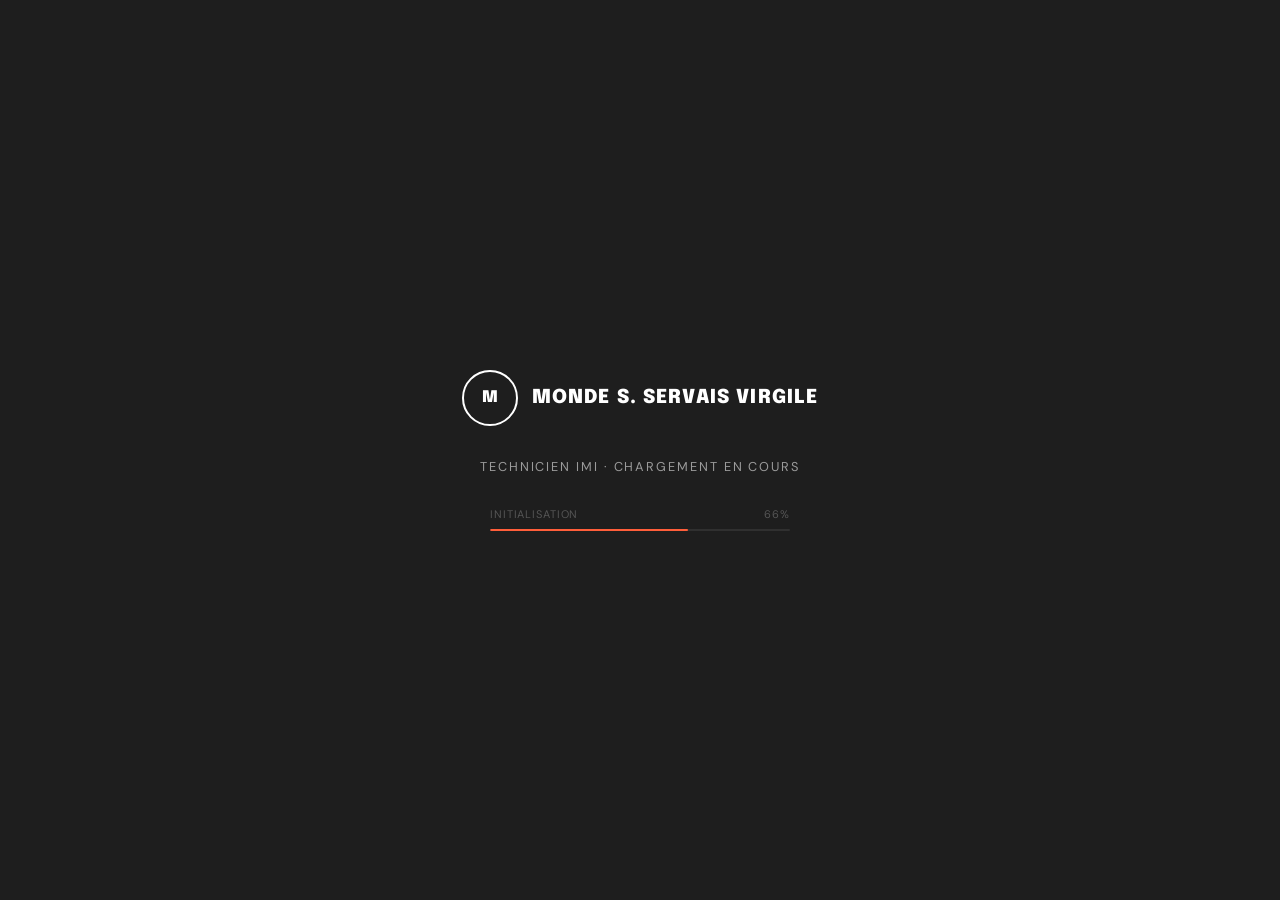
<file: index.html>
<!doctype html>
<html lang="fr">

<head>
  <meta charset="UTF-8" />
  <meta name="viewport" content="width=device-width, initial-scale=1.0" />
  <title>MONDE S. Servais Virgile – Portfolio</title>
  <link
    href="https://fonts.googleapis.com/css2?family=Epilogue:wght@400;700;900&family=DM+Sans:wght@400;500&display=swap"
    rel="stylesheet" />
  <style>
    *,
    *::before,
    *::after {
      margin: 0;
      padding: 0;
      box-sizing: border-box;
    }

    body {
      background: #1e1e1e;
      display: flex;
      align-items: center;
      justify-content: center;
      min-height: 100vh;
      font-family: "DM Sans", sans-serif;
      overflow: hidden;
    }

    .loader-wrap {
      display: flex;
      flex-direction: column;
      align-items: center;
      gap: 2rem;
    }

    .logo-box {
      display: flex;
      align-items: center;
      gap: 14px;
      animation: fadeIn 0.6s ease both;
    }

    .logo-circle {
      width: 56px;
      height: 56px;
      border: 2.5px solid #fff;
      border-radius: 50%;
      display: flex;
      align-items: center;
      justify-content: center;
      font-family: "Epilogue", sans-serif;
      font-weight: 900;
      font-size: 16px;
      color: #fff;
      letter-spacing: -1px;
    }

    .logo-name {
      font-family: "Epilogue", sans-serif;
      font-weight: 900;
      font-size: 1.2rem;
      color: #fff;
      letter-spacing: 0.06em;
      text-transform: uppercase;
    }

    .loader-title {
      font-family: "DM Sans", sans-serif;
      font-size: 0.8rem;
      color: #9b9b9b;
      letter-spacing: 0.15em;
      text-transform: uppercase;
      animation: fadeIn 0.6s 0.2s ease both;
    }

    /* Barre */
    .progress-wrap {
      width: 300px;
      animation: fadeIn 0.6s 0.3s ease both;
    }

    .progress-top {
      display: flex;
      justify-content: space-between;
      font-size: 11px;
      color: #555;
      letter-spacing: 0.08em;
      margin-bottom: 8px;
    }

    .progress-bar {
      height: 2px;
      background: rgba(255, 255, 255, 0.08);
      border-radius: 2px;
      overflow: hidden;
    }

    .progress-fill {
      height: 100%;
      background: #ff5e3a;
      border-radius: 2px;
      width: 0%;
      transition: width 0.05s linear;
    }

    @keyframes fadeIn {
      from {
        opacity: 0;
        transform: translateY(10px);
      }

      to {
        opacity: 1;
        transform: translateY(0);
      }
    }

    .fade-out {
      animation: fadeOutPage 0.7s ease forwards;
    }

    @keyframes fadeOutPage {
      to {
        opacity: 0;
      }
    }
  </style>
</head>

<body>
  <div class="loader-wrap" id="loader">
    <div class="logo-box">
      <div class="logo-circle">M</div>
      <div class="logo-name">MONDE S. Servais Virgile</div>
    </div>
    <div class="loader-title">Technicien IMI · Chargement en cours</div>
    <div class="progress-wrap">
      <div class="progress-top">
        <span>INITIALISATION</span>
        <span id="pct">0%</span>
      </div>
      <div class="progress-bar">
        <div class="progress-fill" id="fill"></div>
      </div>
    </div>
  </div>

  <script>
    const fill = document.getElementById("fill");
    const pct = document.getElementById("pct");
    const loader = document.getElementById("loader");
    let progress = 0;
    const interval = setInterval(() => {
      progress += Math.random() * 5 + 1;
      if (progress >= 100) {
        progress = 100;
        clearInterval(interval);
        pct.textContent = "100%";
        fill.style.width = "100%";
        setTimeout(() => {
          document.body.classList.add("fade-out");
          setTimeout(() => (window.location.href = "accueil.html"), 700);
        }, 350);
      }
      pct.textContent = Math.floor(progress) + "%";
      fill.style.width = progress + "%";
    }, 55);
  </script>
</body>

</html>
</file>
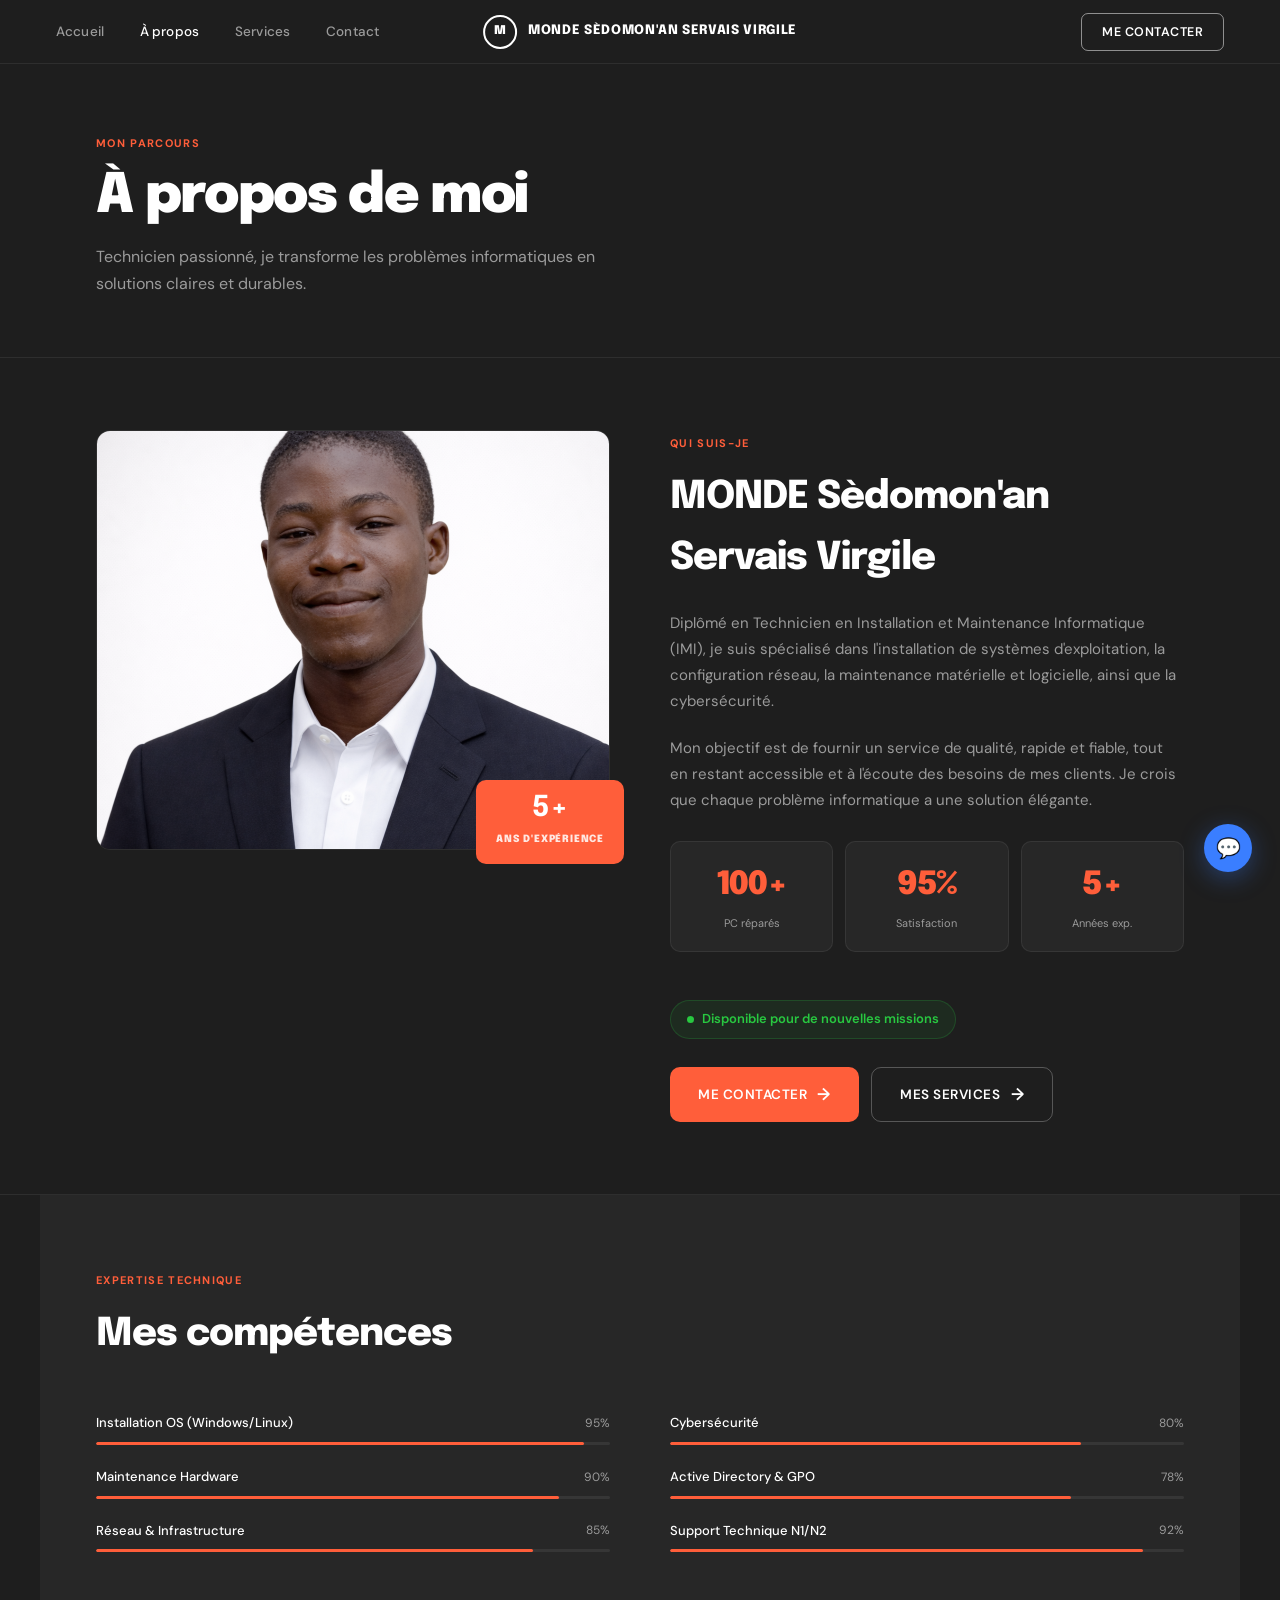
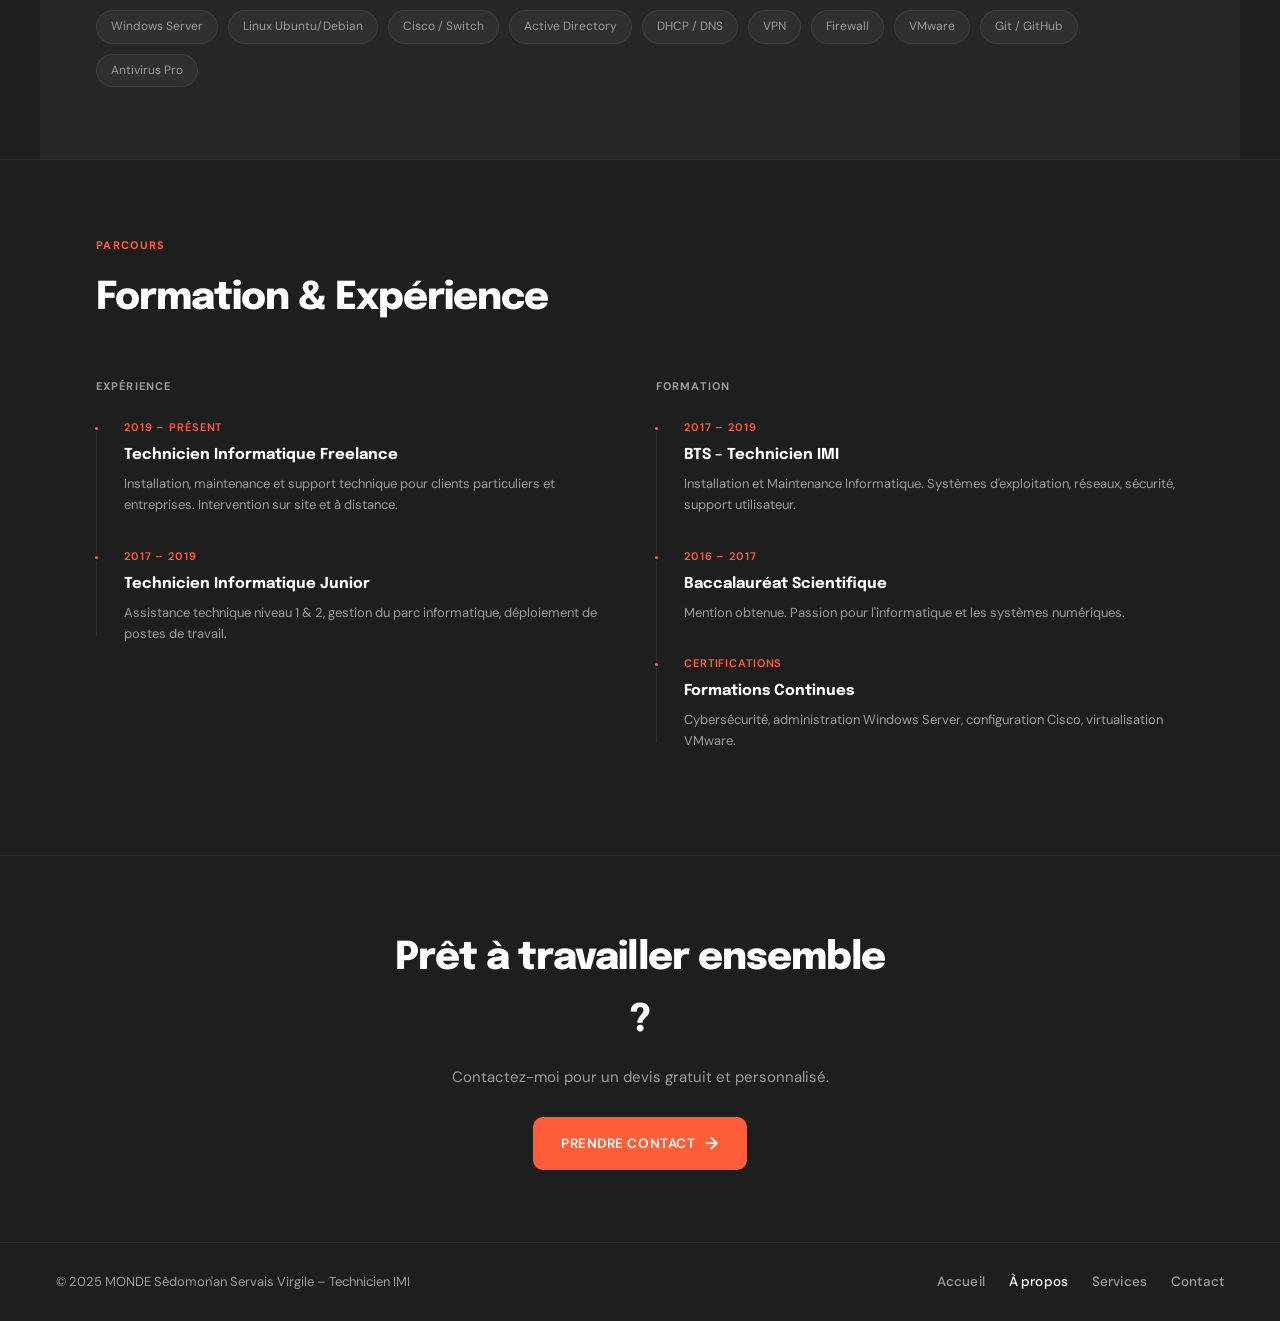
<file: a_propos.html>
<!DOCTYPE html>
<html lang="fr">
<head>
  <meta charset="UTF-8"/>
  <meta name="viewport" content="width=device-width, initial-scale=1.0"/>
  <title>À Propos – MONDE Sèdomon'an Servais Virgile</title>
  <link rel="stylesheet" href="style.css"/>
  <link rel="stylesheet" href="https://cdnjs.cloudflare.com/ajax/libs/font-awesome/6.5.1/css/all.min.css"/>
  <style>
    .about-grid { display:grid; grid-template-columns:1fr 1fr; gap:60px; align-items:start; }
    .about-img-wrap { position:relative; }
    .about-img-wrap img {
      width:100%; height:420px; object-fit:cover;
      border-radius:var(--radius-lg);
      border:1px solid var(--border);
      filter:grayscale(20%);
    }
    .img-badge {
      position:absolute; bottom:-14px; right:-14px;
      background:var(--orange); color:#fff;
      padding:14px 20px; border-radius:var(--radius);
      font-family:'Epilogue',sans-serif; font-weight:900;
      text-align:center;
    }
    .img-badge strong { display:block; font-size:1.8rem; line-height:1; margin-bottom:3px; }
    .img-badge span   { font-size:10px; letter-spacing:.08em; text-transform:uppercase; opacity:.85; }

    .about-text { font-size:15px; color:var(--muted); line-height:1.75; margin-bottom:20px; }

    .stats-row { display:grid; grid-template-columns:repeat(3,1fr); gap:12px; margin:28px 0; }
    .s-card { background:var(--bg2); border:1px solid var(--border); border-radius:var(--radius); padding:18px; text-align:center; transition:var(--transition); }
    .s-card:hover { border-color:var(--border2); transform:translateY(-3px); }
    .s-val { font-family:'Epilogue',sans-serif; font-weight:900; font-size:2rem; color:var(--white); letter-spacing:-.04em; }
    .s-val span { color:var(--orange); }
    .s-lbl { font-size:11px; color:var(--muted); margin-top:4px; }

    /* Skills bars */
    .skills-col { display:flex; flex-direction:column; gap:0; }

    /* Timeline 2-col -->*/
    .xp-grid { display:grid; grid-template-columns:1fr 1fr; gap:32px; }

    @media(max-width:768px){
      .about-grid{grid-template-columns:1fr;}
      .stats-row{grid-template-columns:1fr 1fr;}
      .xp-grid{grid-template-columns:1fr;}
    }
  </style>
</head>
<body>

<nav class="navbar">
  <div class="nav-left">
    <a href="accueil.html" class="nav-link">Accueil</a>
    <a href="a_propos.html" class="nav-link active">À propos</a>
    <a href="services.html" class="nav-link">Services</a>
    <a href="contact.html" class="nav-link">Contact</a>
  </div>
  <a href="accueil.html" class="nav-logo">
    <div class="nav-logo-icon">M</div>
    <span class="nav-logo-text">MONDE Sèdomon'an Servais Virgile</span>
  </a>
  <a href="contact.html" class="nav-cta">ME CONTACTER</a>
  <div class="burger" id="burger"><span></span><span></span><span></span></div>
</nav>
<div class="mobile-menu" id="mobileMenu">
  <a href="accueil.html">Accueil</a>
  <a href="a_propos.html">À propos</a>
  <a href="services.html">Services</a>
  <a href="contact.html">Contact</a>
</div>

<!-- Page Hero -->
<div class="page-hero">
  <div class="page-tag" data-aos>Mon parcours</div>
  <h1 class="page-h1" data-aos data-aos-delay="80">À propos de moi</h1>
  <p class="page-sub" data-aos data-aos-delay="150">Technicien passionné, je transforme les problèmes informatiques en solutions claires et durables.</p>
</div>
<hr class="sep"/>

<!-- Présentation -->
<div class="section-wrap">
  <div class="about-grid">
    <!-- Image -->
    <div class="about-img-wrap" data-aos="fade-right">
      <img src="photo.png" alt="Monde Servais Virgile" width: 35mm;
            height: 45mm;
           onerror="this.src='https://placehold.co/450x420/272727/ff5e3a?text=MSV'"/>
      <div class="img-badge">
        <strong>5+</strong>
        <span>ans d'expérience</span>
      </div>
    </div>

    <!-- Texte -->
    <div data-aos="fade-left" data-aos-delay="120">
      <div class="section-tag" style="margin-bottom:14px;">Qui suis-je</div>
      <h2 class="section-h2" style="margin-bottom:20px;">MONDE Sèdomon'an Servais Virgile</h2>

      <p class="about-text">Diplômé en Technicien en Installation et Maintenance Informatique (IMI), je suis spécialisé dans l'installation de systèmes d'exploitation, la configuration réseau, la maintenance matérielle et logicielle, ainsi que la cybersécurité.</p>
      <p class="about-text">Mon objectif est de fournir un service de qualité, rapide et fiable, tout en restant accessible et à l'écoute des besoins de mes clients. Je crois que chaque problème informatique a une solution élégante.</p>

      <!-- Stats -->
      <div class="stats-row">
        <div class="s-card" data-aos="zoom-in" data-aos-delay="100">
          <div class="s-val"><span class="stat-num" data-target="100" data-suffix="+">0+</span></div>
          <div class="s-lbl">PC réparés</div>
        </div>
        <div class="s-card" data-aos="zoom-in" data-aos-delay="180">
          <div class="s-val"><span class="stat-num" data-target="95" data-suffix="%">0%</span></div>
          <div class="s-lbl">Satisfaction</div>
        </div>
        <div class="s-card" data-aos="zoom-in" data-aos-delay="260">
          <div class="s-val"><span class="stat-num" data-target="5" data-suffix="+">0+</span></div>
          <div class="s-lbl">Années exp.</div>
        </div>
      </div>

      <div class="dispo-badge" data-aos data-aos-delay="200">
        <div class="dispo-dot"></div>
        Disponible pour de nouvelles missions
      </div>

      <div style="display:flex;gap:12px;flex-wrap:wrap;margin-top:28px;">
        <a href="contact.html" class="btn btn-orange">ME CONTACTER <span class="arrow">→</span></a>
        <a href="services.html" class="btn btn-outline">MES SERVICES <span class="arrow">→</span></a>
      </div>
    </div>
  </div>
</div>

<!-- Compétences -->
<hr class="sep"/>
<div class="section-wrap" style="background:var(--bg2);">
  <div class="section-tag" data-aos>Expertise technique</div>
  <h2 class="section-h2" data-aos data-aos-delay="80">Mes compétences</h2>

  <div style="display:grid;grid-template-columns:1fr 1fr;gap:32px 60px;" data-aos data-aos-delay="120">
    <div>
      <div class="skill-bar-item">
        <div class="skill-bar-header"><span class="skill-bar-name">Installation OS (Windows/Linux)</span><span class="skill-bar-pct">95%</span></div>
        <div class="skill-bar-track"><div class="skill-bar-fill" data-w="95%"></div></div>
      </div>
      <div class="skill-bar-item">
        <div class="skill-bar-header"><span class="skill-bar-name">Maintenance Hardware</span><span class="skill-bar-pct">90%</span></div>
        <div class="skill-bar-track"><div class="skill-bar-fill" data-w="90%"></div></div>
      </div>
      <div class="skill-bar-item">
        <div class="skill-bar-header"><span class="skill-bar-name">Réseau & Infrastructure</span><span class="skill-bar-pct">85%</span></div>
        <div class="skill-bar-track"><div class="skill-bar-fill" data-w="85%"></div></div>
      </div>
    </div>
    <div>
      <div class="skill-bar-item">
        <div class="skill-bar-header"><span class="skill-bar-name">Cybersécurité</span><span class="skill-bar-pct">80%</span></div>
        <div class="skill-bar-track"><div class="skill-bar-fill" data-w="80%"></div></div>
      </div>
      <div class="skill-bar-item">
        <div class="skill-bar-header"><span class="skill-bar-name">Active Directory & GPO</span><span class="skill-bar-pct">78%</span></div>
        <div class="skill-bar-track"><div class="skill-bar-fill" data-w="78%"></div></div>
      </div>
      <div class="skill-bar-item">
        <div class="skill-bar-header"><span class="skill-bar-name">Support Technique N1/N2</span><span class="skill-bar-pct">92%</span></div>
        <div class="skill-bar-track"><div class="skill-bar-fill" data-w="92%"></div></div>
      </div>
    </div>
  </div>

  <!-- Tags techno -->
  <div style="display:flex;flex-wrap:wrap;gap:10px;margin-top:36px;" data-aos data-aos-delay="150">
    <span style="font-size:12px;color:var(--muted);padding:6px 14px;background:var(--bg3);border:1px solid var(--border);border-radius:30px;transition:var(--transition);">Windows Server</span>
    <span style="font-size:12px;color:var(--muted);padding:6px 14px;background:var(--bg3);border:1px solid var(--border);border-radius:30px;">Linux Ubuntu/Debian</span>
    <span style="font-size:12px;color:var(--muted);padding:6px 14px;background:var(--bg3);border:1px solid var(--border);border-radius:30px;">Cisco / Switch</span>
    <span style="font-size:12px;color:var(--muted);padding:6px 14px;background:var(--bg3);border:1px solid var(--border);border-radius:30px;">Active Directory</span>
    <span style="font-size:12px;color:var(--muted);padding:6px 14px;background:var(--bg3);border:1px solid var(--border);border-radius:30px;">DHCP / DNS</span>
    <span style="font-size:12px;color:var(--muted);padding:6px 14px;background:var(--bg3);border:1px solid var(--border);border-radius:30px;">VPN</span>
    <span style="font-size:12px;color:var(--muted);padding:6px 14px;background:var(--bg3);border:1px solid var(--border);border-radius:30px;">Firewall</span>
    <span style="font-size:12px;color:var(--muted);padding:6px 14px;background:var(--bg3);border:1px solid var(--border);border-radius:30px;">VMware</span>
    <span style="font-size:12px;color:var(--muted);padding:6px 14px;background:var(--bg3);border:1px solid var(--border);border-radius:30px;">Git / GitHub</span>
    <span style="font-size:12px;color:var(--muted);padding:6px 14px;background:var(--bg3);border:1px solid var(--border);border-radius:30px;">Antivirus Pro</span>
  </div>
</div>

<!-- Expérience / Formation -->
<hr class="sep"/>
<div class="section-wrap">
  <div class="section-tag" data-aos>Parcours</div>
  <h2 class="section-h2" data-aos data-aos-delay="80">Formation & Expérience</h2>

  <div class="xp-grid">
    <!-- Expérience -->
    <div data-aos="fade-right" data-aos-delay="80">
      <p style="font-size:11px;font-weight:700;letter-spacing:.1em;text-transform:uppercase;color:var(--muted);margin-bottom:24px;">Expérience</p>
      <div class="timeline">
        <div class="timeline-item">
          <div class="timeline-date">2019 – Présent</div>
          <div class="timeline-title">Technicien Informatique Freelance</div>
          <div class="timeline-desc">Installation, maintenance et support technique pour clients particuliers et entreprises. Intervention sur site et à distance.</div>
        </div>
        <div class="timeline-item">
          <div class="timeline-date">2017 – 2019</div>
          <div class="timeline-title">Technicien Informatique Junior</div>
          <div class="timeline-desc">Assistance technique niveau 1 & 2, gestion du parc informatique, déploiement de postes de travail.</div>
        </div>
      </div>
    </div>

    <!-- Formation -->
    <div data-aos="fade-left" data-aos-delay="120">
      <p style="font-size:11px;font-weight:700;letter-spacing:.1em;text-transform:uppercase;color:var(--muted);margin-bottom:24px;">Formation</p>
      <div class="timeline">
        <div class="timeline-item">
          <div class="timeline-date">2017 – 2019</div>
          <div class="timeline-title">BTS – Technicien IMI</div>
          <div class="timeline-desc">Installation et Maintenance Informatique. Systèmes d'exploitation, réseaux, sécurité, support utilisateur.</div>
        </div>
        <div class="timeline-item">
          <div class="timeline-date">2016 – 2017</div>
          <div class="timeline-title">Baccalauréat Scientifique</div>
          <div class="timeline-desc">Mention obtenue. Passion pour l'informatique et les systèmes numériques.</div>
        </div>
        <div class="timeline-item">
          <div class="timeline-date">Certifications</div>
          <div class="timeline-title">Formations Continues</div>
          <div class="timeline-desc">Cybersécurité, administration Windows Server, configuration Cisco, virtualisation VMware.</div>
        </div>
      </div>
    </div>
  </div>
</div>

<!-- CTA -->
<hr class="sep"/>
<div class="section-wrap" style="text-align:center;" data-aos>
  <h2 class="section-h2" style="max-width:500px;margin:0 auto 14px;">Prêt à travailler ensemble ?</h2>
  <p style="color:var(--muted);margin-bottom:28px;">Contactez-moi pour un devis gratuit et personnalisé.</p>
  <a href="contact.html" class="btn btn-orange">PRENDRE CONTACT <span class="arrow">→</span></a>
</div>

<footer class="site-footer">
  <span class="footer-copy">© 2025 MONDE Sèdomon'an Servais Virgile – Technicien IMI</span>
  <div class="footer-links">
    <a href="accueil.html" class="nav-link">Accueil</a>
    <a href="a_propos.html" class="nav-link">À propos</a>
    <a href="services.html" class="nav-link">Services</a>
    <a href="contact.html" class="nav-link">Contact</a>
  </div>
</footer>
<div class="back-top">↑</div>
<a href="contact.html" class="chat-bubble">💬</a>
<script src="script.js"></script>
</body>
</html>
</file>
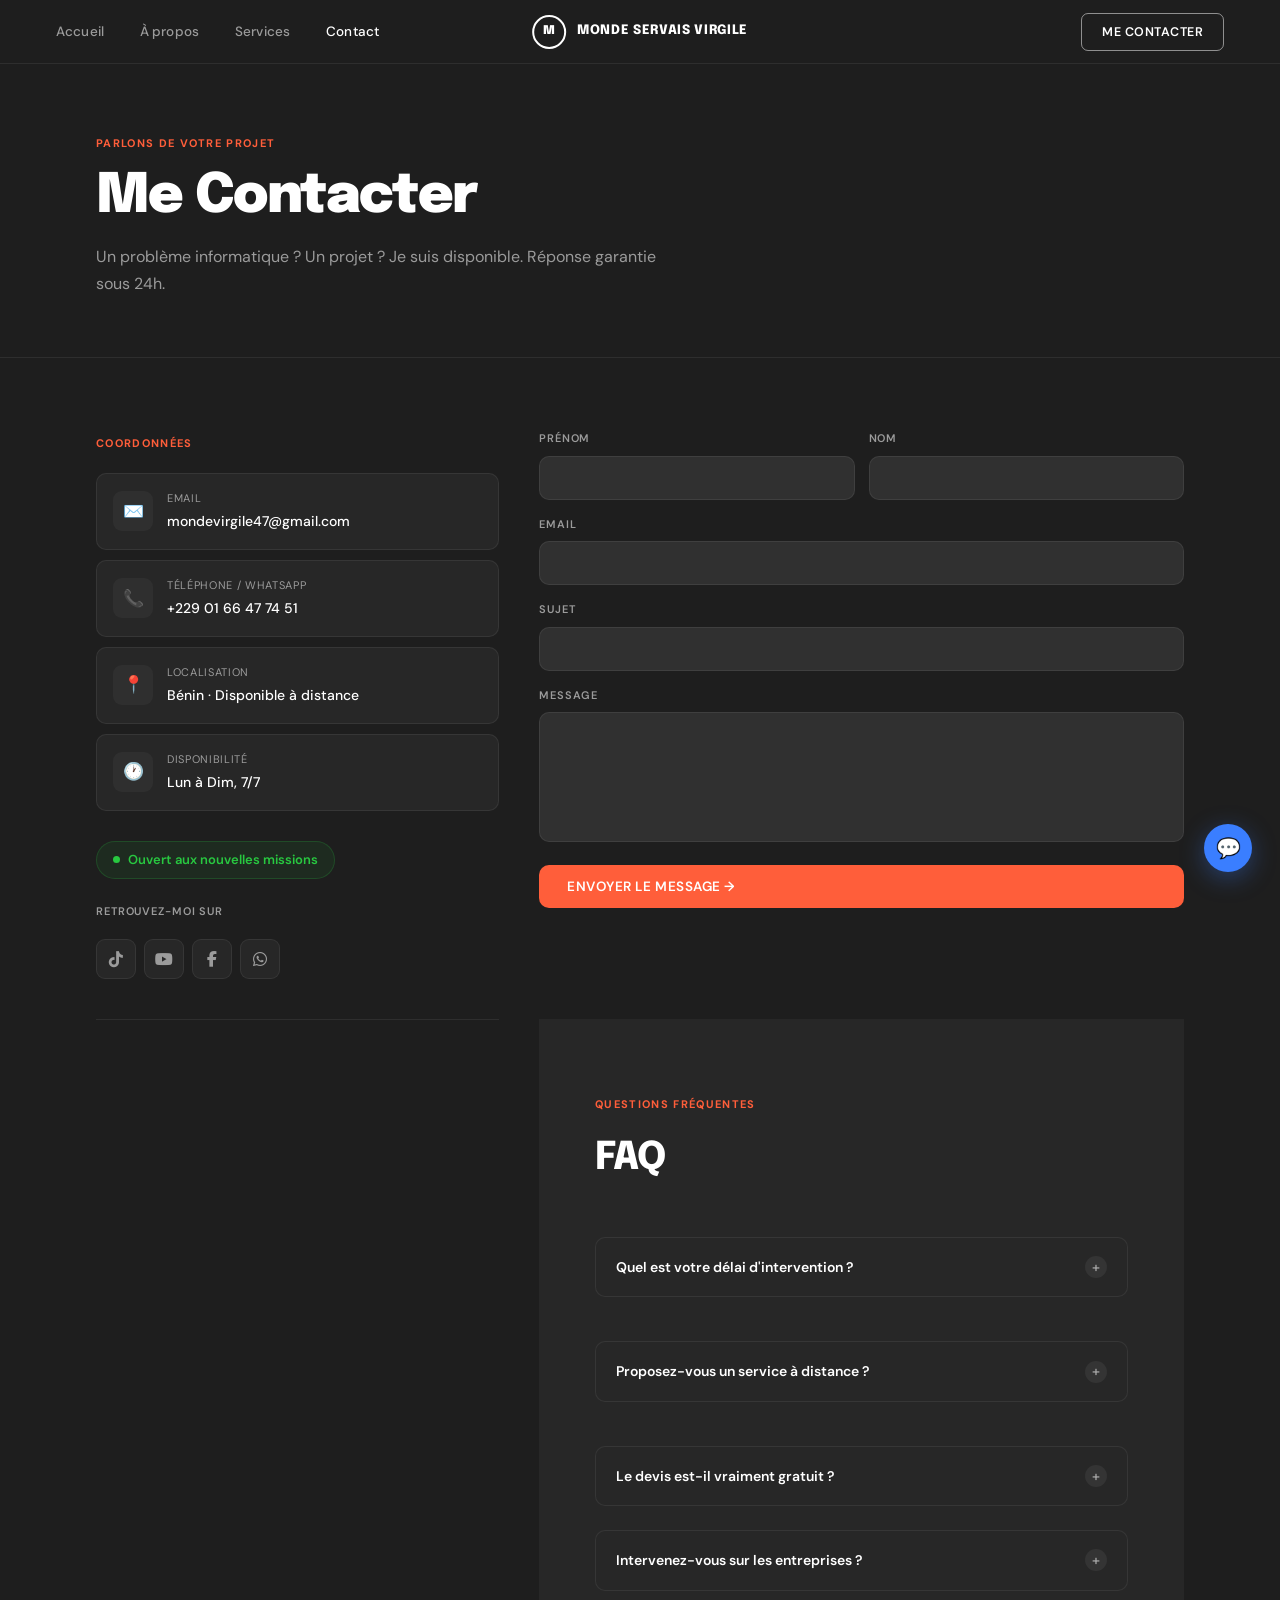
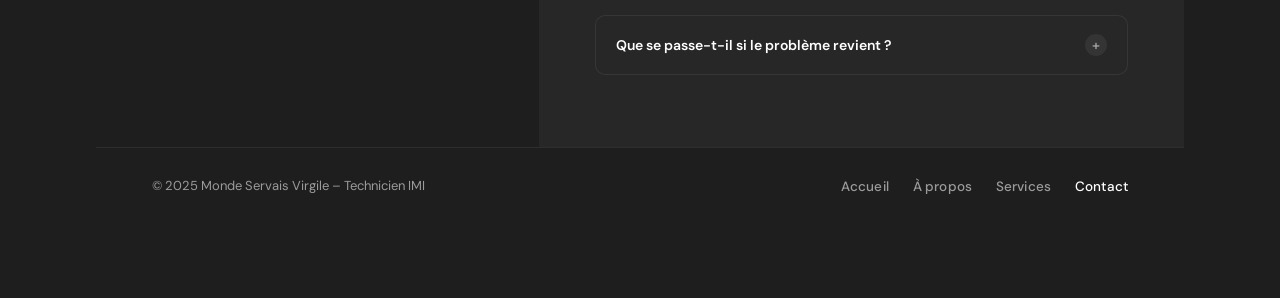
<file: contact.html>
<!DOCTYPE html>
<html lang="fr">
<head>
  <meta charset="UTF-8"/>
  <meta name="viewport" content="width=device-width, initial-scale=1.0"/>
  <title>Contact – Monde Servais Virgile</title>
  <link rel="stylesheet" href="style.css"/>
  <link rel="stylesheet" href="https://cdnjs.cloudflare.com/ajax/libs/font-awesome/6.5.1/css/all.min.css"/>
  <style>
    .faq-list { display:flex; flex-direction:column; gap:10px; margin-top:40px; }
    .faq-item { background:var(--bg2); border:1px solid var(--border); border-radius:var(--radius); overflow:hidden; }
    .faq-q {
      display:flex; align-items:center; justify-content:space-between;
      padding:18px 20px; cursor:pointer; font-weight:600; font-size:14px;
      color:var(--white); gap:12px; transition:background .2s;
    }
    .faq-q:hover { background:rgba(255,255,255,.02); }
    .faq-icon {
      width:22px; height:22px; border-radius:50%;
      background:rgba(255,255,255,.06);
      display:flex; align-items:center; justify-content:center;
      font-size:14px; flex-shrink:0; transition:transform .25s;
      color:var(--muted);
    }
    .faq-item.open .faq-icon { transform:rotate(45deg); color:var(--orange); }
    .faq-a {
      max-height:0; overflow:hidden;
      transition:max-height .35s ease, padding .2s ease;
      font-size:13.5px; color:var(--muted); line-height:1.7;
    }
    .faq-item.open .faq-a { max-height:200px; padding:0 20px 18px; }
  </style>
</head>
<body>

<nav class="navbar">
  <div class="nav-left">
    <a href="accueil.html" class="nav-link">Accueil</a>
    <a href="a_propos.html" class="nav-link">À propos</a>
    <a href="services.html" class="nav-link">Services</a>
    <a href="contact.html" class="nav-link active">Contact</a>
  </div>
  <a href="accueil.html" class="nav-logo">
    <div class="nav-logo-icon">M</div>
    <span class="nav-logo-text">Monde Servais Virgile</span>
  </a>
  <a href="contact.html" class="nav-cta">ME CONTACTER</a>
  <div class="burger" id="burger"><span></span><span></span><span></span></div>
</nav>
<div class="mobile-menu" id="mobileMenu">
  <a href="accueil.html">Accueil</a>
  <a href="a_propos.html">À propos</a>
  <a href="services.html">Services</a>
  <a href="contact.html">Contact</a>
</div>

<!-- Hero -->
<div class="page-hero">
  <div class="page-tag" data-aos>Parlons de votre projet</div>
  <h1 class="page-h1" data-aos data-aos-delay="80">Me Contacter</h1>
  <p class="page-sub" data-aos data-aos-delay="150">Un problème informatique ? Un projet ? Je suis disponible. Réponse garantie sous 24h.</p>
</div>
<hr class="sep"/>

<!-- Contact grid -->
<div class="section-wrap">
  <div class="contact-grid">

    <!-- Infos -->
    <div data-aos="fade-right">
      <div class="section-tag" style="margin-bottom:20px;">Coordonnées</div>

      <div class="contact-item">
  <div class="contact-icon">✉️</div>
  <div>
    <div class="contact-lbl">Email</div>
    <div class="contact-val">
      <a href="mailto:mondevirgile47@gmail.com">mondevirgile47@gmail.com</a>
    </div>
  </div>
</div>

<div class="contact-item">
  <div class="contact-icon">📞</div>
  <div>
    <div class="contact-lbl">Téléphone / WhatsApp</div>
    <div class="contact-val">
      <a href="tel:+22901664774511">+229 01 66 47 74 51</a>
    </div>
  </div>
</div>

<div class="contact-item">
  <div class="contact-icon">📍</div>
  <div>
    <div class="contact-lbl">Localisation</div>
    <div class="contact-val">Bénin · Disponible à distance</div>
  </div>
</div>

<div class="contact-item">
  <div class="contact-icon">🕐</div>
  <div>
    <div class="contact-lbl">Disponibilité</div>
    <div class="contact-val">Lun à Dim, 7/7</div>
  </div>
</div>

      <!-- Badge dispo -->
      <div class="dispo-badge" style="margin-top:20px;">
        <div class="dispo-dot"></div>
        Ouvert aux nouvelles missions
      </div>

      <!-- Réseaux sociaux -->
      <div style="margin-top:24px;">
        <p style="font-size:11px;font-weight:600;letter-spacing:.08em;text-transform:uppercase;color:var(--muted);margin-bottom:12px;">Retrouvez-moi sur</p>
        <div class="social-row">
          <a href="https://bit.ly/4aQ5pVe" class="social-btn" title="Tiktok"><i class="fa-brands fa-tiktok"></i></a>
          <a href="https://rebrand.ly/d4sct9i" class="social-btn" title="YouTube"><i class="fa-brands fa-youtube"></i></a>
          <a href="https://bit.ly/4rOpnoz" class="social-btn" title="Facebook"><i class="fa-brands fa-facebook-f"></i></a>
          <a href="https://bit.ly/4sr3oEQ" class="social-btn" title="WhatsApp"><i class="fa-brands fa-whatsapp"></i></a>
        </div>
      </div>
    </div>

    <!-- Formulaire -->
 <form id="contact-form" action="https://api.staticforms.xyz/submit" method="POST">

  <!-- Clé Staticforms -->
  <input type="hidden" name="accessKey" value="sf_6ea1dd35bf86ec52e70bf701">

  <!-- Anti-spam -->
  <input type="text" name="honeypot" style="display:none">

  <div class="form-row-2">
    <div class="form-group">
      <label class="form-label">Prénom</label>
      <input class="form-input" type="text" name="prenom" required>
    </div>

    <div class="form-group">
      <label class="form-label">Nom</label>
      <input class="form-input" type="text" name="nom" required>
    </div>
  </div>

  <div class="form-group">
    <label class="form-label">Email</label>
    <input class="form-input" type="email" name="email" required>
  </div>

  <div class="form-group">
    <label class="form-label">Sujet</label>
    <input class="form-input" type="text" name="sujet" required>
  </div>

  <div class="form-group">
    <label class="form-label">Message</label>
    <textarea class="form-textarea" name="message" required></textarea>
  </div>

<button id="submit-btn" type="submit" class="btn btn-orange" style="width:100%">
  ENVOYER LE MESSAGE →
</button>

  <!-- Message succès -->
  <p id="success-message" style="display:none;color:green;margin-top:15px;font-weight:bold;text-align:center;">
    ✅ Message envoyé avec succès !
  </p>

</form>


<!-- SCRIPT -->
<script>
const form = document.getElementById('contact-form');
const successMessage = document.getElementById('success-message');

form.addEventListener('submit', function(e) {
  e.preventDefault();

  const data = new FormData(form);

  fetch(form.action, {
    method: "POST",
    body: data,
    headers: {
      'Accept': 'application/json'
    }
  }).then(response => {
    if (response.ok) {
      successMessage.style.display = "block";
      form.reset();

      setTimeout(() => {
        window.location.reload();
      }, 3000);

    } else {
      alert("Erreur lors de l'envoi ❌");
    }
  }).catch(() => {
      alert("Erreur réseau ❌");
  });
});
</script>
<!-- FAQ -->
<hr class="sep"/>
<div class="section-wrap" style="background:var(--bg2);">
  <div class="section-tag" data-aos>Questions fréquentes</div>
  <h2 class="section-h2" data-aos data-aos-delay="80">FAQ</h2>

  <div class="faq-list">
    <div class="faq-item" data-aos data-aos-delay="60">
      <div class="faq-q">
        <span>Quel est votre délai d'intervention ?</span>
        <div class="faq-icon">+</div>
      </div>
      <div class="faq-a">En général, j'interviens dans les 24 à 48 heures pour les cas urgents. Pour les projets planifiés, contactez-moi pour fixer un rendez-vous adapté à vos disponibilités.</div>
    </div>
  <br>
    <div class="faq-item" data-aos data-aos-delay="100">
      <div class="faq-q">
        <span>Proposez-vous un service à distance ?</span>
        <div class="faq-icon">+</div>
      </div>
      <div class="faq-a">Oui, je propose des interventions à distance via des outils de télémaintenance pour de nombreux problèmes logiciels, virus, configurations et dépannages système.</div>
    </div>
  <br>
    <div class="faq-item" data-aos data-aos-delay="140">
      <div class="faq-q">
        <span>Le devis est-il vraiment gratuit ?</span>
        <div class="faq-icon">+</div>
      </div>
      <div class="faq-a">Le diagnostic est payantes. Toute intervention ou analyse effectuée fera l’objet d’une facturation, que vous décidiez ou non de poursuivre avec le service proposé. Mais pour un petit faveur, le devis détaillé et personnalisé, sans engagement, est offert gratuitement.</div>
</div>
    </div>
    <br>
    <div class="faq-item" data-aos data-aos-delay="180">
      <div class="faq-q">
        <span>Intervenez-vous sur les entreprises ?</span>
        <div class="faq-icon">+</div>
      </div>
      <div class="faq-a">Oui, je travaille aussi bien avec des particuliers qu'avec des PME. Je peux prendre en charge la gestion complète du parc informatique, les serveurs et l'infrastructure réseau.</div>
    </div>
    <br>
    <div class="faq-item" data-aos data-aos-delay="220">
      <div class="faq-q">
        <span>Que se passe-t-il si le problème revient ?</span>
        <div class="faq-icon">+</div>
      </div>
      <div class="faq-a">Toutes mes interventions incluent un suivi post-réparation. Si le même problème réapparaît dans les 15 jours suivant l'intervention, je reviens sans frais supplémentaires.</div>
    </div>
  </div>
</div>

<footer class="site-footer">
  <span class="footer-copy">© 2025 Monde Servais Virgile – Technicien IMI</span>
  <div class="footer-links">
    <a href="accueil.html" class="nav-link">Accueil</a>
    <a href="a_propos.html" class="nav-link">À propos</a>
    <a href="services.html" class="nav-link">Services</a>
    <a href="contact.html" class="nav-link">Contact</a>
  </div>
</footer>
<div class="back-top">↑</div>
<a href="contact.html" class="chat-bubble">💬</a>
  
<script src="script.js"></script>
</body>
</html>
</file>
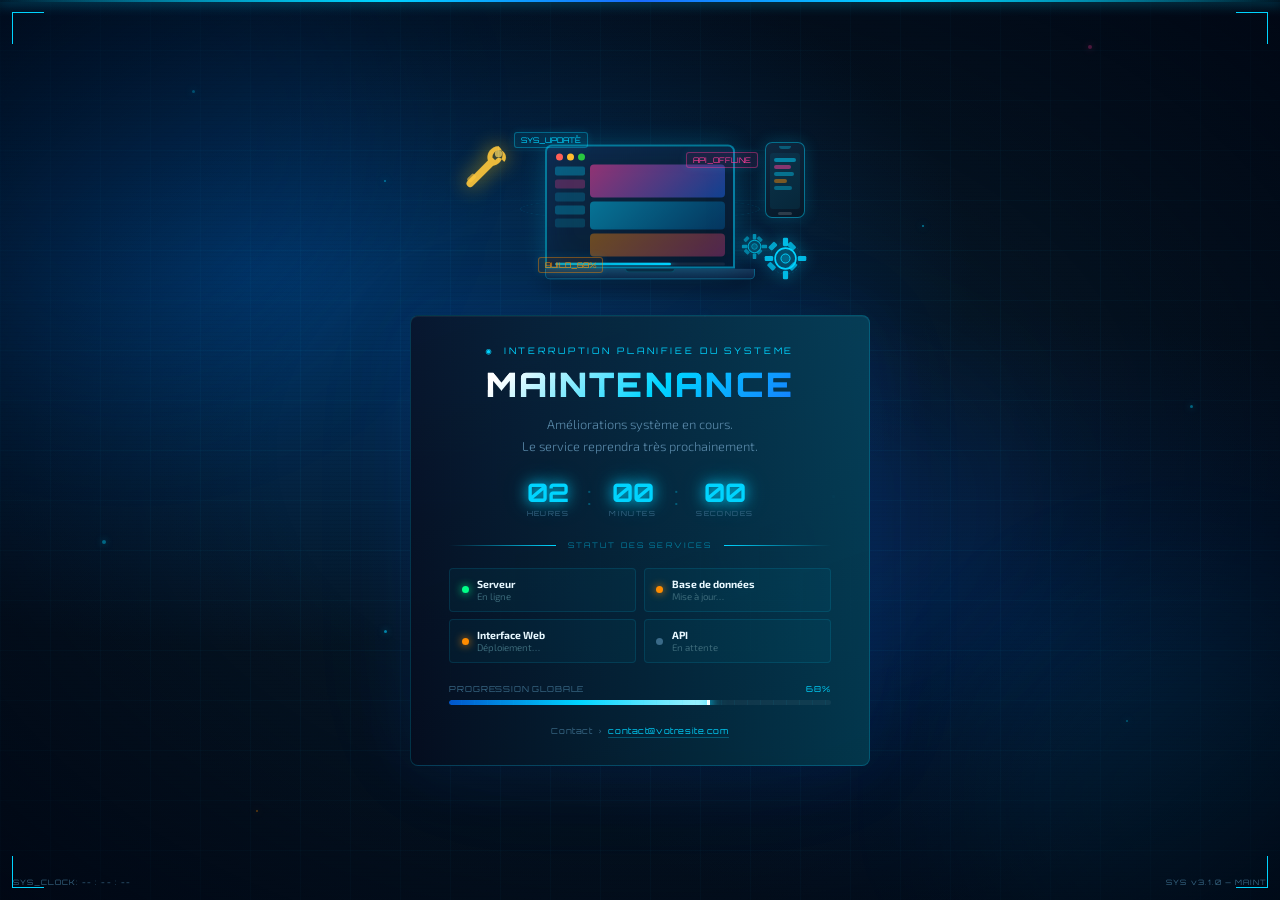
<file: cv.html>
<!DOCTYPE html>
<html lang="fr">
<head>
<meta charset="UTF-8"/>
<meta name="viewport" content="width=device-width,initial-scale=1.0"/>
<title>Maintenance</title>
<link href="https://fonts.googleapis.com/css2?family=Orbitron:wght@400;700;900&family=Exo+2:wght@300;400;600&display=swap" rel="stylesheet"/>
<style>
*,*::before,*::after{box-sizing:border-box;margin:0;padding:0}

:root{
  --teal:#00d4ff;
  --teal2:#00a8cc;
  --blue:#1a6bff;
  --orange:#ff8c00;
  --green:#00ff88;
  --pink:#ff3d9a;
  --white:#e8f8ff;
  --muted:#3a6a88;
  --dim:#1a3a55;
}

html,body{
  height:100%;overflow:hidden;
  font-family:'Exo 2',sans-serif;
  color:var(--white);
  background:#030e1a;
}

/* ══════════════════════════════════════
   BACKGROUND
══════════════════════════════════════ */
.bg{
  position:fixed;inset:0;z-index:0;
  background:
    radial-gradient(ellipse 80% 60% at 20% 30%, rgba(0,80,160,0.55) 0%, transparent 70%),
    radial-gradient(ellipse 60% 50% at 80% 70%, rgba(0,40,100,0.45) 0%, transparent 70%),
    radial-gradient(ellipse 100% 100% at 50% 50%, #061828 0%, #030e1a 100%);
}

/* floating blobs - pure CSS */
.blob{position:fixed;border-radius:50%;filter:blur(70px);pointer-events:none;z-index:1;}
.blob1{width:500px;height:500px;background:rgba(0,130,255,0.10);top:-120px;left:-120px;animation:bf 9s ease-in-out infinite;}
.blob2{width:400px;height:400px;background:rgba(0,200,255,0.08);bottom:-100px;right:-100px;animation:bf 11s ease-in-out infinite 3s;}
.blob3{width:300px;height:300px;background:rgba(26,107,255,0.09);top:40%;left:55%;animation:bf 7s ease-in-out infinite 5s;}
@keyframes bf{0%,100%{transform:scale(1) translate(0,0)}50%{transform:scale(1.08) translate(-20px,-25px)}}

/* grid overlay */
.grid{
  position:fixed;inset:0;z-index:1;pointer-events:none;
  background-image:
    linear-gradient(rgba(0,212,255,0.04) 1px, transparent 1px),
    linear-gradient(90deg, rgba(0,212,255,0.04) 1px, transparent 1px);
  background-size:50px 50px;
  animation:gridDrift 20s linear infinite;
}
@keyframes gridDrift{0%{background-position:0 0}100%{background-position:50px 50px}}

/* scanlines */
.scan{
  position:fixed;inset:0;z-index:2;pointer-events:none;
  background:repeating-linear-gradient(0deg,transparent,transparent 3px,rgba(0,0,0,0.04) 3px,rgba(0,0,0,0.04) 4px);
}

/* vignette */
.vig{position:fixed;inset:0;z-index:2;pointer-events:none;background:radial-gradient(ellipse at center,transparent 40%,rgba(0,5,18,0.75) 100%);}

/* laser scan - pure CSS */
.laser{
  position:fixed;left:0;right:0;height:2px;z-index:3;pointer-events:none;
  background:linear-gradient(90deg,transparent,rgba(0,212,255,0.7),transparent);
  box-shadow:0 0 12px rgba(0,212,255,0.6);
  animation:laserScan 5s linear infinite;
}
.laser::before{
  content:'';position:absolute;inset:-15px 0;
  background:linear-gradient(180deg,transparent,rgba(0,212,255,0.08),transparent);
}
@keyframes laserScan{0%{top:0%}100%{top:100%}}

/* floating particles - pure CSS dots */
.particles{position:fixed;inset:0;z-index:1;pointer-events:none;overflow:hidden;}
.p{position:absolute;border-radius:50%;background:rgba(0,212,255,0.6);box-shadow:0 0 6px rgba(0,212,255,0.5);}
.p1{width:3px;height:3px;top:10%;left:15%;animation:pf 8s ease-in-out infinite;}
.p2{width:2px;height:2px;top:25%;left:72%;animation:pf 11s ease-in-out infinite 1s;}
.p3{width:4px;height:4px;top:60%;left:8%;animation:pf 7s ease-in-out infinite 2s;}
.p4{width:2px;height:2px;top:80%;left:88%;animation:pf 9s ease-in-out infinite 3s;}
.p5{width:3px;height:3px;top:45%;left:93%;animation:pf 6s ease-in-out infinite .5s;}
.p6{width:2px;height:2px;top:15%;left:45%;animation:pf 12s ease-in-out infinite 2.5s;}
.p7{width:3px;height:3px;top:70%;left:30%;animation:pf 8s ease-in-out infinite 1.5s;}
.p8{width:2px;height:2px;top:35%;left:55%;animation:pf 10s ease-in-out infinite 4s;}
.p9{width:4px;height:4px;top:5%;left:85%;animation:pf 7s ease-in-out infinite 0.8s;background:rgba(255,61,154,0.6);box-shadow:0 0 6px rgba(255,61,154,0.5);}
.p10{width:2px;height:2px;top:90%;left:20%;animation:pf 9s ease-in-out infinite 3.5s;background:rgba(255,140,0,0.6);box-shadow:0 0 6px rgba(255,140,0,0.5);}
.p11{width:3px;height:3px;top:55%;left:65%;animation:pf 8s ease-in-out infinite 2s;}
.p12{width:2px;height:2px;top:20%;left:30%;animation:pf 11s ease-in-out infinite 1.2s;}
@keyframes pf{0%,100%{transform:translate(0,0);opacity:.4}25%{transform:translate(20px,-15px);opacity:.9}50%{transform:translate(-10px,-30px);opacity:.6}75%{transform:translate(15px,-10px);opacity:1}}

/* ══════════════════════════════════════
   CORNERS + TOPBAR
══════════════════════════════════════ */
.topbar{position:fixed;top:0;left:0;right:0;height:2px;z-index:20;
  background:linear-gradient(90deg,transparent,var(--teal) 30%,var(--blue) 50%,var(--teal) 70%,transparent);
  animation:tbp 3s ease-in-out infinite;}
@keyframes tbp{0%,100%{opacity:.4;box-shadow:none}50%{opacity:1;box-shadow:0 0 18px var(--teal)}}

.corner{position:fixed;width:32px;height:32px;z-index:20;animation:cpulse 3s ease infinite}
.corner.tl{top:12px;left:12px;border-top:1.5px solid var(--teal);border-left:1.5px solid var(--teal);}
.corner.tr{top:12px;right:12px;border-top:1.5px solid var(--teal);border-right:1.5px solid var(--teal);animation-delay:.5s}
.corner.bl{bottom:12px;left:12px;border-bottom:1.5px solid var(--teal);border-left:1.5px solid var(--teal);animation-delay:1s}
.corner.br{bottom:12px;right:12px;border-bottom:1.5px solid var(--teal);border-right:1.5px solid var(--teal);animation-delay:1.5s}
@keyframes cpulse{0%,100%{opacity:.3}50%{opacity:1;filter:drop-shadow(0 0 5px var(--teal))}}

/* ══════════════════════════════════════
   PAGE LAYOUT
══════════════════════════════════════ */
.page{
  position:relative;z-index:10;
  height:100vh;display:flex;flex-direction:column;
  align-items:center;justify-content:center;
  gap:1.6rem;padding:1rem;
}

/* ══════════════════════════════════════
   ILLUSTRATION
══════════════════════════════════════ */
.illus{
  position:relative;
  width:340px;height:155px;
  flex-shrink:0;
  animation:illusIn 1s cubic-bezier(.22,1,.36,1) both;
}
@keyframes illusIn{from{opacity:0;transform:translateY(-20px)}to{opacity:1;transform:none}}

/* ─── LAPTOP ─── */
.laptop{position:absolute;left:50%;top:50%;transform:translate(-50%,-50%);width:190px;}

.laptop-lid{
  width:190px;height:124px;
  background:linear-gradient(145deg,#0d2a4a,#061828);
  border:2px solid rgba(0,212,255,0.5);
  border-radius:7px 7px 0 0;
  position:relative;overflow:hidden;
  box-shadow:0 0 25px rgba(0,212,255,0.2),inset 0 0 30px rgba(0,80,200,0.12);
  animation:lidGlow 3s ease-in-out infinite;
}
@keyframes lidGlow{0%,100%{box-shadow:0 0 20px rgba(0,212,255,0.2),inset 0 0 25px rgba(0,80,200,0.1)}50%{box-shadow:0 0 40px rgba(0,212,255,0.4),inset 0 0 40px rgba(0,80,200,0.2)}}

/* screen chrome */
.sc-chrome{display:flex;gap:4px;padding:7px 9px 4px;align-items:center;}
.sc-dot{width:7px;height:7px;border-radius:50%;}
.sc-dot:nth-child(1){background:#ff5f57;}
.sc-dot:nth-child(2){background:#febc2e;}
.sc-dot:nth-child(3){background:#28c840;}

/* screen layout */
.sc-body{display:flex;gap:5px;padding:0 8px 6px;height:98px;}

.sc-sidebar{width:30px;display:flex;flex-direction:column;gap:4px;padding-top:2px;}
.sc-nav{height:9px;border-radius:2px;background:rgba(0,212,255,0.3);animation:navPulse 2s ease-in-out infinite;}
.sc-nav:nth-child(1){animation-delay:0s}
.sc-nav:nth-child(2){animation-delay:.25s;opacity:.75;background:rgba(255,61,154,0.35)}
.sc-nav:nth-child(3){animation-delay:.5s;opacity:.6}
.sc-nav:nth-child(4){animation-delay:.75s;opacity:.85}
.sc-nav:nth-child(5){animation-delay:1s;opacity:.5}
@keyframes navPulse{0%,100%{opacity:.5}50%{opacity:1}}

.sc-main{flex:1;display:flex;flex-direction:column;gap:4px;}
.sc-widget{border-radius:4px;animation:wPulse 3s ease-in-out infinite;}
.sc-widget:nth-child(1){flex:1.2;background:linear-gradient(135deg,rgba(255,61,154,0.55),rgba(26,107,255,0.45));animation-delay:0s}
.sc-widget:nth-child(2){flex:1;background:linear-gradient(135deg,rgba(0,212,255,0.45),rgba(0,100,180,0.35));animation-delay:.6s}
.sc-widget:nth-child(3){flex:.8;background:linear-gradient(135deg,rgba(255,140,0,0.4),rgba(255,61,154,0.3));animation-delay:1.2s}
@keyframes wPulse{0%,100%{opacity:.75;transform:scaleY(1)}50%{opacity:1;transform:scaleY(1.03)}}

/* progress bar on screen */
.sc-bar{height:3px;background:rgba(255,255,255,0.06);border-radius:2px;margin:0 8px 5px;overflow:hidden;}
.sc-bar-fill{height:100%;width:68%;background:linear-gradient(90deg,var(--teal2),var(--teal));border-radius:2px;
  box-shadow:0 0 8px var(--teal);animation:barShine 2s ease-in-out infinite;}
@keyframes barShine{0%,100%{box-shadow:0 0 6px var(--teal)}50%{box-shadow:0 0 14px var(--teal),0 0 25px rgba(0,212,255,.4)}}

.laptop-base{
  width:210px;height:11px;
  background:linear-gradient(180deg,#1a3a5a,#0d2240);
  border-radius:0 0 5px 5px;margin:0 auto;
  border:1.5px solid rgba(0,212,255,0.3);border-top:none;
  box-shadow:0 5px 20px rgba(0,0,0,0.5);
}
.laptop-notch{
  width:50px;height:4px;background:#0d1e32;
  border-radius:0 0 4px 4px;margin:0 auto;
  border:1px solid rgba(0,212,255,0.2);border-top:none;
}

/* ─── PHONE ─── */
.phone{
  position:absolute;right:5px;top:8px;
  width:40px;height:76px;
  background:linear-gradient(145deg,#0e2840,#061828);
  border:1.5px solid rgba(0,212,255,0.45);
  border-radius:7px;overflow:hidden;
  box-shadow:0 0 16px rgba(0,212,255,0.2);
  animation:phoneFloat 4s ease-in-out infinite;
}
@keyframes phoneFloat{0%,100%{transform:translateY(0) rotate(1deg)}50%{transform:translateY(-10px) rotate(-1deg)}}
.ph-notch{width:12px;height:3px;background:rgba(0,212,255,0.3);border-radius:0 0 3px 3px;margin:3px auto 4px;}
.ph-screen{margin:0 4px;height:56px;background:rgba(0,212,255,0.07);border-radius:3px;display:flex;flex-direction:column;gap:3px;padding:5px 4px;}
.ph-row{height:4px;border-radius:2px;animation:phAnim 2s ease-in-out infinite;}
.ph-row:nth-child(1){background:rgba(0,212,255,0.5);animation-delay:0s}
.ph-row:nth-child(2){width:75%;background:rgba(255,61,154,0.5);animation-delay:.3s}
.ph-row:nth-child(3){width:90%;background:rgba(0,212,255,0.4);animation-delay:.6s}
.ph-row:nth-child(4){width:60%;background:rgba(255,140,0,0.45);animation-delay:.9s}
.ph-row:nth-child(5){width:80%;background:rgba(0,212,255,0.35);animation-delay:1.2s}
@keyframes phAnim{0%,100%{opacity:.5}50%{opacity:1}}
.ph-home{width:14px;height:3px;background:rgba(255,255,255,0.15);border-radius:2px;margin:3px auto 0;}

/* ─── WRENCH ─── */
.wrench-wrap{
  position:absolute;left:-10px;top:5px;
  width:55px;height:55px;
  animation:wrenchRock 5s ease-in-out infinite;
  transform-origin:center bottom;
  filter:drop-shadow(0 0 10px rgba(255,200,0,0.7));
}
@keyframes wrenchRock{0%,100%{transform:rotate(-20deg)}30%{transform:rotate(18deg)}60%{transform:rotate(-10deg)}80%{transform:rotate(14deg)}}

.wrench-svg{width:100%;height:100%}

/* ─── GEARS ─── */
.gear-wrap{position:absolute;right:-8px;bottom:-5px;}
.gear-big{
  width:65px;height:65px;
  position:relative;
  animation:gearCW 7s linear infinite;
  filter:drop-shadow(0 0 8px rgba(0,212,255,0.6));
}
.gear-small{
  width:35px;height:35px;
  position:absolute;right:46px;bottom:30px;
  animation:gearCCW 7s linear infinite;
  filter:drop-shadow(0 0 6px rgba(0,212,255,0.5));
}
@keyframes gearCW {to{transform:rotate(360deg)}}
@keyframes gearCCW{to{transform:rotate(-360deg)}}

/* ─── DATA CHIPS ─── */
.chip{
  position:absolute;
  background:rgba(0,212,255,0.08);
  border:1px solid rgba(0,212,255,0.35);
  border-radius:3px;padding:2px 6px;
  font-family:'Orbitron',monospace;font-size:.48rem;
  color:var(--teal);white-space:nowrap;
  box-shadow:0 0 8px rgba(0,212,255,0.12);
  animation:chipFloat 3s ease-in-out infinite;
}
.chip1{top:-2px;left:44px;animation-delay:0s}
.chip2{top:18px;right:52px;animation-delay:.9s;border-color:rgba(255,61,154,0.4);color:#ff3d9a;background:rgba(255,61,154,0.07)}
.chip3{bottom:16px;left:68px;animation-delay:1.8s;border-color:rgba(255,140,0,0.4);color:#ff8c00;background:rgba(255,140,0,0.07)}
@keyframes chipFloat{0%,100%{transform:translateY(0);opacity:.7}50%{transform:translateY(-7px);opacity:1}}

/* holo ring */
.holo{
  position:absolute;left:50%;top:48%;
  width:240px;height:70px;
  border-radius:50%;
  border:1px solid rgba(0,212,255,0.1);
  transform:translate(-50%,-50%) rotateX(72deg);
  animation:holoSpin 9s linear infinite;
}
.holo2{
  position:absolute;left:50%;top:48%;
  width:190px;height:50px;
  border-radius:50%;
  border:1px solid rgba(0,150,255,0.12);
  transform:translate(-50%,-50%) rotateX(72deg);
  animation:holoSpin 7s linear infinite reverse;
}
@keyframes holoSpin{to{transform:translate(-50%,-50%) rotateX(72deg) rotateZ(360deg)}}

/* ══════════════════════════════════════
   CARD
══════════════════════════════════════ */
.card{
  background:linear-gradient(160deg,rgba(8,22,45,0.94),rgba(3,10,25,0.98));
  border:1px solid rgba(0,212,255,0.2);
  border-radius:8px;
  padding:1.8rem 2.4rem;
  max-width:460px;width:100%;
  text-align:center;
  position:relative;
  box-shadow:0 0 70px rgba(0,80,255,0.1),0 0 140px rgba(0,212,255,0.04),inset 0 1px 0 rgba(255,255,255,0.05);
  animation:cardIn 1s cubic-bezier(.22,1,.36,1) .2s both;
}
@keyframes cardIn{from{opacity:0;transform:translateY(22px)}to{opacity:1;transform:none}}

/* shimmer border */
.card::before{
  content:'';position:absolute;inset:-1px;border-radius:8px;z-index:-1;
  background:linear-gradient(90deg,transparent,rgba(0,212,255,0.22),rgba(26,107,255,0.15),transparent);
  background-size:300% 100%;animation:shimmer 5s linear infinite;
}
@keyframes shimmer{0%{background-position:200% 0}100%{background-position:-200% 0}}

/* ── LABEL ── */
.lbl{
  font-family:'Orbitron',monospace;font-size:.56rem;
  letter-spacing:.32em;color:var(--teal);
  margin-bottom:.65rem;
  animation:fadeUp .8s ease .5s both;
}
@keyframes fadeUp{from{opacity:0;transform:translateY(6px)}to{opacity:1;transform:none}}

.blink{animation:bk 1s step-end infinite}
@keyframes bk{50%{opacity:0}}

/* ── TITLE ── */
h1{
  font-family:'Orbitron',monospace;
  font-size:clamp(1.5rem,4.5vw,2.1rem);font-weight:900;
  letter-spacing:.07em;line-height:1.1;
  margin-bottom:.7rem;
  background:linear-gradient(135deg,#fff 15%,var(--teal) 55%,var(--blue));
  -webkit-background-clip:text;-webkit-text-fill-color:transparent;background-clip:text;
  animation:glitch 7s infinite;position:relative;
}
h1::before,h1::after{
  content:attr(data-text);position:absolute;top:0;left:0;right:0;
  background:linear-gradient(135deg,#fff 15%,var(--teal) 55%,var(--blue));
  -webkit-background-clip:text;-webkit-text-fill-color:transparent;background-clip:text;
}
h1::before{animation:gTop 7s infinite;clip-path:polygon(0 0,100% 0,100% 35%,0 35%)}
h1::after {animation:gBot 7s infinite;clip-path:polygon(0 65%,100% 65%,100% 100%,0 100%)}
@keyframes glitch{0%,88%,100%{transform:none}89%{transform:skewX(-3deg) translateX(4px)}90%{transform:skewX(3deg) translateX(-4px)}91%{transform:none}}
@keyframes gTop{0%,88%,100%{opacity:0}89%{opacity:.9;transform:translateX(-5px);filter:hue-rotate(180deg)}90%{opacity:.5;transform:translateX(5px)}91%{opacity:0}}
@keyframes gBot{0%,88%,100%{opacity:0}89%{opacity:.8;transform:translateX(5px);filter:hue-rotate(-120deg)}90%{opacity:.4;transform:translateX(-5px)}91%{opacity:0}}

/* ── SUBTITLE ── */
.sub{
  font-size:.8rem;font-weight:300;color:#5a8aaa;
  line-height:1.7;margin-bottom:1.4rem;
  animation:fadeUp .8s ease .8s both;
}

/* ── COUNTDOWN ── */
.cdown{
  display:flex;gap:1.1rem;justify-content:center;
  margin-bottom:1.4rem;
  animation:fadeUp .8s ease 1s both;
}
.cdu{text-align:center}
.cdn{
  font-family:'Orbitron',monospace;font-size:1.6rem;font-weight:700;
  color:var(--teal);line-height:1;display:block;
  text-shadow:0 0 14px var(--teal),0 0 28px rgba(0,212,255,.3);
  animation:cdPulse 1s ease-in-out infinite;
}
.cdu:nth-child(1) .cdn{animation-delay:0s}
.cdu:nth-child(3) .cdn{animation-delay:.33s}
.cdu:nth-child(5) .cdn{animation-delay:.66s}
@keyframes cdPulse{0%,100%{text-shadow:0 0 12px var(--teal),0 0 22px rgba(0,212,255,.25)}50%{text-shadow:0 0 20px var(--teal),0 0 40px rgba(0,212,255,.5)}}
.cdl{font-family:'Orbitron',monospace;font-size:.44rem;letter-spacing:.2em;color:var(--muted);display:block;margin-top:.2rem}
.cdsep{font-family:'Orbitron',monospace;font-size:1.5rem;color:rgba(0,212,255,.3);animation:bk 1s step-end infinite;align-self:flex-start;padding-top:.05rem}

/* ── DIVIDER ── */
.div{display:flex;align-items:center;gap:.7rem;margin-bottom:1.1rem;animation:fadeUp .8s ease 1.1s both}
.div::before{content:'';flex:1;height:1px;background:linear-gradient(90deg,transparent,var(--teal))}
.div::after {content:'';flex:1;height:1px;background:linear-gradient(90deg,var(--teal),transparent)}
.div span{font-family:'Orbitron',monospace;font-size:.48rem;letter-spacing:.28em;color:var(--teal);opacity:.5;white-space:nowrap}

/* ── STATUS GRID ── */
.sgrid{display:grid;grid-template-columns:1fr 1fr;gap:.45rem;margin-bottom:1.3rem;text-align:left}
.si{
  background:rgba(0,212,255,0.04);border:1px solid rgba(0,212,255,0.12);
  border-radius:4px;padding:.55rem .7rem;
  display:flex;align-items:center;gap:.55rem;
  transition:all .3s;
  animation:stin .5s ease both;
}
.si:nth-child(1){animation-delay:.9s}.si:nth-child(2){animation-delay:1.05s}
.si:nth-child(3){animation-delay:1.2s}.si:nth-child(4){animation-delay:1.35s}
.si:hover{background:rgba(0,212,255,.08);border-color:rgba(0,212,255,.3);box-shadow:0 0 16px rgba(0,212,255,.08)}
@keyframes stin{from{opacity:0;transform:translateX(-8px)}to{opacity:1;transform:none}}

.dot{width:7px;height:7px;border-radius:50%;flex-shrink:0;position:relative}
.dot.on {background:var(--green); box-shadow:0 0 8px var(--green); animation:dp 2s ease infinite}
.dot.wk {background:var(--orange);box-shadow:0 0 8px var(--orange);animation:dp 1.1s ease infinite}
.dot.off{background:var(--muted)}
.dot.on::after,.dot.wk::after{content:'';position:absolute;inset:-4px;border-radius:50%;border:1px solid;opacity:0;animation:rip 2s ease infinite}
.dot.on::after{border-color:var(--green)}.dot.wk::after{border-color:var(--orange);animation-duration:1.1s}
@keyframes dp{0%,100%{opacity:1}50%{opacity:.2}}
@keyframes rip{0%{transform:scale(1);opacity:.6}100%{transform:scale(2.5);opacity:0}}

.stxt{font-size:.6rem;font-family:'Exo 2',sans-serif;color:#3a6878}
.stxt strong{display:block;color:var(--white);font-size:.65rem;margin-bottom:.03rem}

/* ── PROGRESS ── */
.prog{margin-bottom:1.3rem;text-align:left;animation:fadeUp .8s ease 1.4s both}
.phd{display:flex;justify-content:space-between;margin-bottom:.4rem;font-family:'Orbitron',monospace;font-size:.52rem;color:var(--muted);letter-spacing:.1em}
.phd .pval{color:var(--teal)}
.btrack{height:5px;background:rgba(255,255,255,0.05);border-radius:3px;overflow:hidden;position:relative}
/* stripe overlay */
.btrack::before{content:'';position:absolute;inset:0;background:repeating-linear-gradient(90deg,transparent,transparent 12px,rgba(0,212,255,0.05) 12px,rgba(0,212,255,0.05) 13px);z-index:1}
.bfill{
  height:100%;width:68%;border-radius:3px;
  background:linear-gradient(90deg,#0055cc,var(--teal),#aaf4ff);
  box-shadow:0 0 12px var(--teal),0 0 24px rgba(0,212,255,.35);
  position:relative;
  animation:barGrow 2.5s cubic-bezier(.4,0,.2,1) 0.8s both, barShine2 2s ease-in-out infinite;
}
@keyframes barGrow{from{width:0%}to{width:68%}}
@keyframes barShine2{0%,100%{box-shadow:0 0 10px var(--teal),0 0 20px rgba(0,212,255,.3)}50%{box-shadow:0 0 18px var(--teal),0 0 35px rgba(0,212,255,.5)}}
.bfill::after{content:'';position:absolute;right:-1px;top:-4px;bottom:-4px;width:3px;background:#fff;border-radius:2px;box-shadow:0 0 8px var(--teal),0 0 18px var(--teal);animation:tipGlow 1s ease-in-out infinite alternate}
@keyframes tipGlow{from{opacity:.4}to{opacity:1}}

/* ── CONTACT ── */
.contact{font-family:'Orbitron',monospace;font-size:.52rem;color:var(--muted);letter-spacing:.07em;animation:fadeUp .8s ease 1.6s both}
.contact a{color:var(--teal);text-decoration:none;border-bottom:1px solid rgba(0,212,255,.28);padding-bottom:1px;transition:all .25s}
.contact a:hover{color:#fff;border-color:#fff;text-shadow:0 0 8px var(--teal)}

/* ══════════════════════════════════════
   HUD FOOTER
══════════════════════════════════════ */
.hud-l,.hud-r{position:fixed;bottom:13px;z-index:20;font-family:'Orbitron',monospace;font-size:.46rem;color:var(--muted);letter-spacing:.14em}
.hud-l{left:13px}.hud-r{right:13px}

/* ══════════════════════════════════════
   MOBILE
══════════════════════════════════════ */
@media(max-width:500px){
  .illus{width:260px;height:130px}
  .laptop{transform:translate(-50%,-50%) scale(.78)}
  .phone{right:-8px;top:5px}
  .gear-big{width:52px;height:52px}
  .gear-small{right:38px;width:28px;height:28px}
  .card{padding:1.5rem 1.4rem}
  .sgrid{grid-template-columns:1fr}
  .cdown{gap:.8rem}
  .cdn{font-size:1.3rem}
}
</style>
</head>
<body>

<!-- BACKGROUNDS -->
<div class="bg"></div>
<div class="grid"></div>
<div class="scan"></div>
<div class="vig"></div>
<div class="laser"></div>

<!-- PARTICLES -->
<div class="particles">
  <div class="p p1"></div><div class="p p2"></div><div class="p p3"></div>
  <div class="p p4"></div><div class="p p5"></div><div class="p p6"></div>
  <div class="p p7"></div><div class="p p8"></div><div class="p p9"></div>
  <div class="p p10"></div><div class="p p11"></div><div class="p p12"></div>
</div>

<!-- BLOBS -->
<div class="blob blob1"></div>
<div class="blob blob2"></div>
<div class="blob blob3"></div>

<!-- HUD CHROME -->
<div class="topbar"></div>
<div class="corner tl"></div><div class="corner tr"></div>
<div class="corner bl"></div><div class="corner br"></div>

<!-- PAGE -->
<div class="page">

  <!-- ═══ ILLUSTRATION ═══ -->
  <div class="illus">
    <div class="holo"></div>
    <div class="holo2"></div>

    <!-- WRENCH (pure CSS SVG inline) -->
    <div class="wrench-wrap">
      <svg class="wrench-svg" viewBox="0 0 60 60" fill="none" xmlns="http://www.w3.org/2000/svg">
        <path d="M42 8a12 12 0 00-11.5 15.5L8 46a4 4 0 005.6 5.6l22.5-22.5A12 12 0 0042 8zm0 4a8 8 0 016.3 12.9l-3-3a4 4 0 00-5.6 0l-1.4 1.4-3-3A8 8 0 0142 12z" fill="rgba(255,200,60,0.9)" stroke="rgba(255,200,60,0.4)" stroke-width=".5"/>
        <circle cx="42" cy="16" r="4" fill="rgba(255,220,100,0.7)"/>
        <rect x="7" y="44" width="10" height="6" rx="2" transform="rotate(-45 7 44)" fill="rgba(255,200,60,0.6)"/>
        <!-- glow lines -->
        <line x1="42" y1="8" x2="42" y2="24" stroke="rgba(255,220,100,0.2)" stroke-width="1"/>
      </svg>
    </div>

    <!-- LAPTOP -->
    <div class="laptop">
      <div class="laptop-lid">
        <div class="sc-chrome">
          <div class="sc-dot"></div><div class="sc-dot"></div><div class="sc-dot"></div>
        </div>
        <div class="sc-body">
          <div class="sc-sidebar">
            <div class="sc-nav"></div><div class="sc-nav"></div><div class="sc-nav"></div>
            <div class="sc-nav"></div><div class="sc-nav"></div>
          </div>
          <div class="sc-main">
            <div class="sc-widget"></div>
            <div class="sc-widget"></div>
            <div class="sc-widget"></div>
          </div>
        </div>
        <div class="sc-bar"><div class="sc-bar-fill"></div></div>
      </div>
      <div class="laptop-base"><div class="laptop-notch"></div></div>
    </div>

    <!-- PHONE -->
    <div class="phone">
      <div class="ph-notch"></div>
      <div class="ph-screen">
        <div class="ph-row"></div><div class="ph-row"></div>
        <div class="ph-row"></div><div class="ph-row"></div>
        <div class="ph-row"></div>
      </div>
      <div class="ph-home"></div>
    </div>

    <!-- GEARS -->
    <div class="gear-wrap">
      <svg class="gear-big" viewBox="0 0 100 100" fill="none" xmlns="http://www.w3.org/2000/svg">
        <circle cx="50" cy="50" r="16" stroke="#00d4ff" stroke-width="2.5" fill="rgba(0,212,255,0.09)"/>
        <circle cx="50" cy="50" r="7" fill="rgba(0,212,255,0.2)" stroke="#00d4ff" stroke-width="1.5"/>
        <!-- teeth -->
        <rect x="46" y="18" width="8" height="13" rx="2" fill="#00d4ff" opacity=".85"/>
        <rect x="46" y="69" width="8" height="13" rx="2" fill="#00d4ff" opacity=".85"/>
        <rect x="18" y="46" width="13" height="8" rx="2" fill="#00d4ff" opacity=".85"/>
        <rect x="69" y="46" width="13" height="8" rx="2" fill="#00d4ff" opacity=".85"/>
        <rect x="26.5" y="24.5" width="8" height="13" rx="2" fill="#00d4ff" opacity=".7" transform="rotate(45 30.5 31)"/>
        <rect x="57.5" y="55.5" width="8" height="13" rx="2" fill="#00d4ff" opacity=".7" transform="rotate(45 61.5 62)"/>
        <rect x="55.5" y="24.5" width="8" height="13" rx="2" fill="#00d4ff" opacity=".7" transform="rotate(-45 59.5 31)"/>
        <rect x="24.5" y="55.5" width="8" height="13" rx="2" fill="#00d4ff" opacity=".7" transform="rotate(-45 28.5 62)"/>
        <circle cx="50" cy="50" r="24" stroke="rgba(0,212,255,0.18)" stroke-width="1" stroke-dasharray="3 3"/>
      </svg>

      <svg class="gear-small" viewBox="0 0 100 100" fill="none" xmlns="http://www.w3.org/2000/svg">
        <circle cx="50" cy="50" r="18" stroke="#00a8cc" stroke-width="3" fill="rgba(0,168,204,0.1)"/>
        <circle cx="50" cy="50" r="8" fill="rgba(0,168,204,0.25)" stroke="#00a8cc" stroke-width="2"/>
        <rect x="45" y="14" width="10" height="16" rx="2.5" fill="#00a8cc" opacity=".8"/>
        <rect x="45" y="70" width="10" height="16" rx="2.5" fill="#00a8cc" opacity=".8"/>
        <rect x="14" y="45" width="16" height="10" rx="2.5" fill="#00a8cc" opacity=".8"/>
        <rect x="70" y="45" width="16" height="10" rx="2.5" fill="#00a8cc" opacity=".8"/>
        <rect x="22" y="21" width="10" height="16" rx="2.5" fill="#00a8cc" opacity=".65" transform="rotate(45 27 29)"/>
        <rect x="59" y="57" width="10" height="16" rx="2.5" fill="#00a8cc" opacity=".65" transform="rotate(45 64 65)"/>
        <rect x="60" y="21" width="10" height="16" rx="2.5" fill="#00a8cc" opacity=".65" transform="rotate(-45 65 29)"/>
        <rect x="23" y="57" width="10" height="16" rx="2.5" fill="#00a8cc" opacity=".65" transform="rotate(-45 28 65)"/>
      </svg>
    </div>

    <!-- DATA CHIPS -->
    <div class="chip chip1">SYS_UPDATE</div>
    <div class="chip chip2">API_OFFLINE</div>
    <div class="chip chip3">BUILD_68%</div>
  </div>

  <!-- ═══ CARD ═══ -->
  <div class="card">
    <div class="lbl"><span class="blink">◉</span>&nbsp; INTERRUPTION PLANIFIEE DU SYSTEME</div>

    <h1 data-text="MAINTENANCE">MAINTENANCE</h1>

    <p class="sub">Améliorations système en cours.<br>Le service reprendra très prochainement.</p>

    <!-- Countdown (valeurs statiques en CSS) -->
    <div class="cdown">
      <div class="cdu"><span class="cdn">02</span><span class="cdl">HEURES</span></div>
      <div class="cdsep">:</div>
      <div class="cdu"><span class="cdn">00</span><span class="cdl">MINUTES</span></div>
      <div class="cdsep">:</div>
      <div class="cdu"><span class="cdn">00</span><span class="cdl">SECONDES</span></div>
    </div>

    <div class="div"><span>STATUT DES SERVICES</span></div>

    <div class="sgrid">
      <div class="si"><div class="dot on"></div><div class="stxt"><strong>Serveur</strong>En ligne</div></div>
      <div class="si"><div class="dot wk"></div><div class="stxt"><strong>Base de données</strong>Mise à jour…</div></div>
      <div class="si"><div class="dot wk"></div><div class="stxt"><strong>Interface Web</strong>Déploiement…</div></div>
      <div class="si"><div class="dot off"></div><div class="stxt"><strong>API</strong>En attente</div></div>
    </div>

    <div class="prog">
      <div class="phd"><span>PROGRESSION GLOBALE</span><span class="pval">68%</span></div>
      <div class="btrack"><div class="bfill"></div></div>
    </div>

    <p class="contact">Contact &nbsp;›&nbsp; <a href="mailto:contact@votresite.com">contact@votresite.com</a></p>
  </div>
</div>

<div class="hud-l">SYS_CLOCK: -- : -- : --</div>
<div class="hud-r">SYS v3.1.0 — MAINT</div>

</body>
</html>
</file>
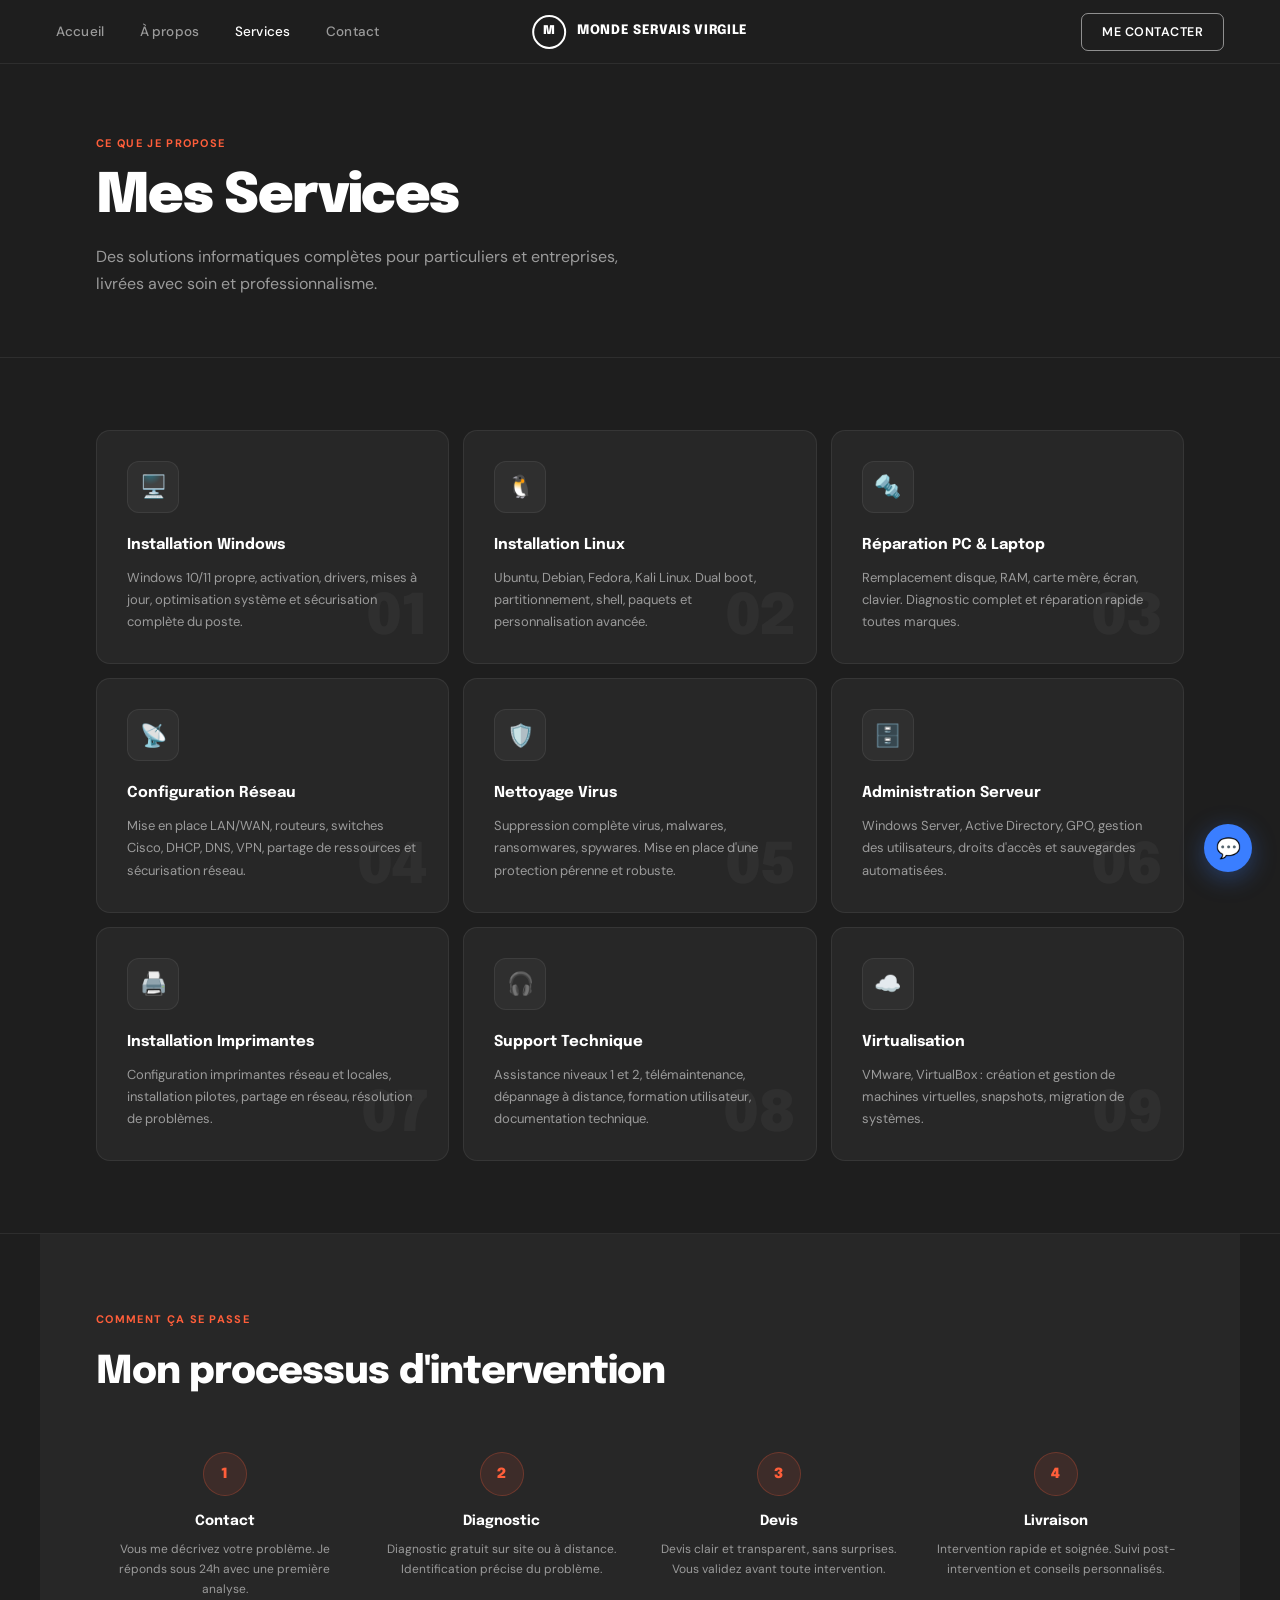
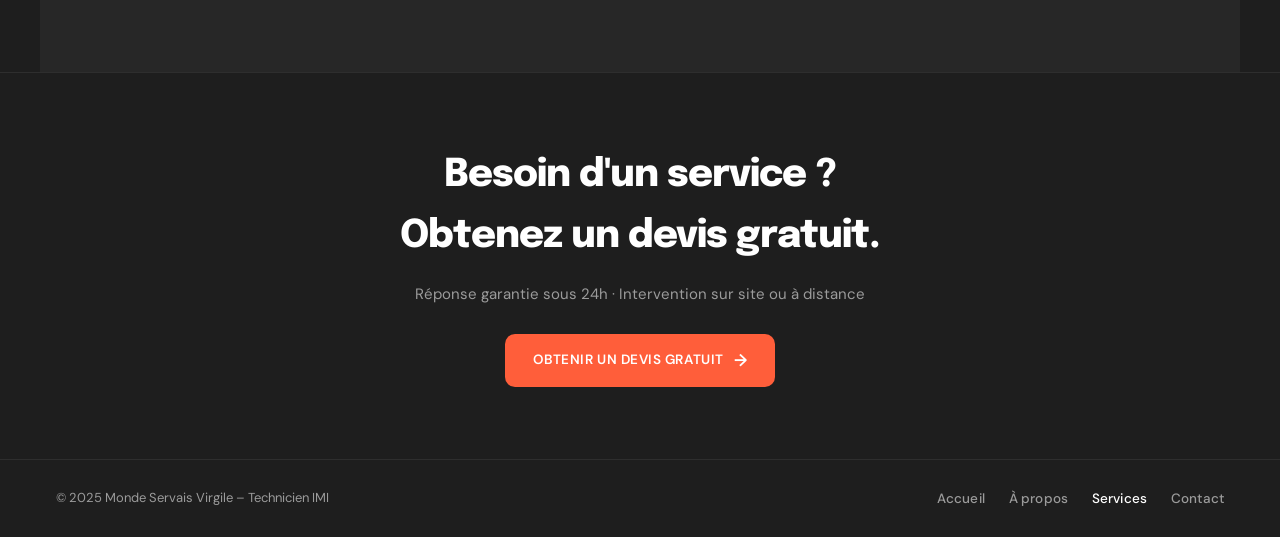
<file: services.html>
<!DOCTYPE html>
<html lang="fr">
<head>
  <meta charset="UTF-8"/>
  <meta name="viewport" content="width=device-width, initial-scale=1.0"/>
  <title>Services – Monde Servais Virgile</title>
  <link rel="stylesheet" href="style.css"/>
  <link rel="stylesheet" href="https://cdnjs.cloudflare.com/ajax/libs/font-awesome/6.5.1/css/all.min.css"/>
  <style>
    .services-grid-3 { display:grid; grid-template-columns:repeat(3,1fr); gap:14px; }
    .service-card-lg {
      background:var(--bg2); border:1px solid var(--border);
      border-radius:var(--radius-lg); padding:30px;
      transition:var(--transition); position:relative; overflow:hidden;
    }
    .service-card-lg:hover { border-color:var(--border2); transform:translateY(-4px); background:var(--bg3); }
    .service-card-lg::after {
      content:attr(data-num);
      position:absolute; bottom:16px; right:20px;
      font-family:'Epilogue',sans-serif; font-weight:900;
      font-size:3.5rem; color:rgba(255,255,255,.04); line-height:1;
      pointer-events:none;
    }
    .sc-icon {
      width:52px; height:52px; border-radius:12px;
      background:rgba(255,255,255,.04); border:1px solid var(--border);
      display:flex; align-items:center; justify-content:center;
      font-size:22px; margin-bottom:20px; transition:var(--transition);
    }
    .service-card-lg:hover .sc-icon { background:rgba(255,94,58,.1); border-color:rgba(255,94,58,.2); }
    .sc-title { font-family:'Epilogue',sans-serif; font-weight:700; font-size:15px; color:var(--white); margin-bottom:10px; }
    .sc-desc { font-size:13px; color:var(--muted); line-height:1.7; }

    .process-grid { display:grid; grid-template-columns:repeat(4,1fr); gap:20px; }
    .process-step { text-align:center; }
    .ps-num {
      width:44px; height:44px; border-radius:50%;
      background:rgba(255,94,58,.1); border:1px solid rgba(255,94,58,.25);
      display:flex; align-items:center; justify-content:center;
      font-family:'Epilogue',sans-serif; font-weight:900; font-size:14px;
      color:var(--orange); margin:0 auto 14px;
    }
    .ps-title { font-family:'Epilogue',sans-serif; font-weight:700; font-size:14px; color:var(--white); margin-bottom:8px; }
    .ps-desc { font-size:12px; color:var(--muted); line-height:1.65; }

    @media(max-width:900px){ .services-grid-3{grid-template-columns:1fr 1fr;} .process-grid{grid-template-columns:1fr 1fr;} }
    @media(max-width:560px){ .services-grid-3{grid-template-columns:1fr;} .process-grid{grid-template-columns:1fr;} }
  </style>
</head>
<body>

<nav class="navbar">
  <div class="nav-left">
    <a href="accueil.html" class="nav-link">Accueil</a>
    <a href="a_propos.html" class="nav-link">À propos</a>
    <a href="services.html" class="nav-link active">Services</a>
    <a href="contact.html" class="nav-link">Contact</a>
  </div>
  <a href="accueil.html" class="nav-logo">
    <div class="nav-logo-icon">M</div>
    <span class="nav-logo-text">Monde Servais Virgile</span>
  </a>
  <a href="contact.html" class="nav-cta">ME CONTACTER</a>
  <div class="burger" id="burger"><span></span><span></span><span></span></div>
</nav>
<div class="mobile-menu" id="mobileMenu">
  <a href="accueil.html">Accueil</a>
  <a href="a_propos.html">À propos</a>
  <a href="services.html">Services</a>
  <a href="contact.html">Contact</a>
</div>

<!-- Hero -->
<div class="page-hero">
  <div class="page-tag" data-aos>Ce que je propose</div>
  <h1 class="page-h1" data-aos data-aos-delay="80">Mes Services</h1>
  <p class="page-sub" data-aos data-aos-delay="150">Des solutions informatiques complètes pour particuliers et entreprises, livrées avec soin et professionnalisme.</p>
</div>
<hr class="sep"/>

<!-- Services grille complète -->
<div class="section-wrap">
  <div class="services-grid-3">

    <div class="service-card-lg" data-aos data-aos-delay="50" data-num="01">
      <div class="sc-icon">🖥️</div>
      <div class="sc-title">Installation Windows</div>
      <div class="sc-desc">Windows 10/11 propre, activation, drivers, mises à jour, optimisation système et sécurisation complète du poste.</div>
    </div>

    <div class="service-card-lg" data-aos data-aos-delay="100" data-num="02">
      <div class="sc-icon">🐧</div>
      <div class="sc-title">Installation Linux</div>
      <div class="sc-desc">Ubuntu, Debian, Fedora, Kali Linux. Dual boot, partitionnement, shell, paquets et personnalisation avancée.</div>
    </div>

    <div class="service-card-lg" data-aos data-aos-delay="150" data-num="03">
      <div class="sc-icon">🔩</div>
      <div class="sc-title">Réparation PC & Laptop</div>
      <div class="sc-desc">Remplacement disque, RAM, carte mère, écran, clavier. Diagnostic complet et réparation rapide toutes marques.</div>
    </div>

    <div class="service-card-lg" data-aos data-aos-delay="200" data-num="04">
      <div class="sc-icon">📡</div>
      <div class="sc-title">Configuration Réseau</div>
      <div class="sc-desc">Mise en place LAN/WAN, routeurs, switches Cisco, DHCP, DNS, VPN, partage de ressources et sécurisation réseau.</div>
    </div>

    <div class="service-card-lg" data-aos data-aos-delay="250" data-num="05">
      <div class="sc-icon">🛡️</div>
      <div class="sc-title">Nettoyage Virus</div>
      <div class="sc-desc">Suppression complète virus, malwares, ransomwares, spywares. Mise en place d'une protection pérenne et robuste.</div>
    </div>

    <div class="service-card-lg" data-aos data-aos-delay="300" data-num="06">
      <div class="sc-icon">🗄️</div>
      <div class="sc-title">Administration Serveur</div>
      <div class="sc-desc">Windows Server, Active Directory, GPO, gestion des utilisateurs, droits d'accès et sauvegardes automatisées.</div>
    </div>

    <div class="service-card-lg" data-aos data-aos-delay="350" data-num="07">
      <div class="sc-icon">🖨️</div>
      <div class="sc-title">Installation Imprimantes</div>
      <div class="sc-desc">Configuration imprimantes réseau et locales, installation pilotes, partage en réseau, résolution de problèmes.</div>
    </div>

    <div class="service-card-lg" data-aos data-aos-delay="400" data-num="08">
      <div class="sc-icon">🎧</div>
      <div class="sc-title">Support Technique</div>
      <div class="sc-desc">Assistance niveaux 1 et 2, télémaintenance, dépannage à distance, formation utilisateur, documentation technique.</div>
    </div>

    <div class="service-card-lg" data-aos data-aos-delay="450" data-num="09">
      <div class="sc-icon">☁️</div>
      <div class="sc-title">Virtualisation</div>
      <div class="sc-desc">VMware, VirtualBox : création et gestion de machines virtuelles, snapshots, migration de systèmes.</div>
    </div>

  </div>
</div>

<!-- Processus d'intervention -->
<hr class="sep"/>
<div class="section-wrap" style="background:var(--bg2);">
  <div class="section-tag" data-aos>Comment ça se passe</div>
  <h2 class="section-h2" data-aos data-aos-delay="80">Mon processus d'intervention</h2>
  <div class="process-grid">
    <div class="process-step" data-aos data-aos-delay="60">
      <div class="ps-num">1</div>
      <div class="ps-title">Contact</div>
      <div class="ps-desc">Vous me décrivez votre problème. Je réponds sous 24h avec une première analyse.</div>
    </div>
    <div class="process-step" data-aos data-aos-delay="120">
      <div class="ps-num">2</div>
      <div class="ps-title">Diagnostic</div>
      <div class="ps-desc">Diagnostic gratuit sur site ou à distance. Identification précise du problème.</div>
    </div>
    <div class="process-step" data-aos data-aos-delay="180">
      <div class="ps-num">3</div>
      <div class="ps-title">Devis</div>
      <div class="ps-desc">Devis clair et transparent, sans surprises. Vous validez avant toute intervention.</div>
    </div>
    <div class="process-step" data-aos data-aos-delay="240">
      <div class="ps-num">4</div>
      <div class="ps-title">Livraison</div>
      <div class="ps-desc">Intervention rapide et soignée. Suivi post-intervention et conseils personnalisés.</div>
    </div>
  </div>
</div>

<!-- CTA -->
<hr class="sep"/>
<div class="section-wrap" style="text-align:center;" data-aos>
  <h2 class="section-h2" style="max-width:520px;margin:0 auto 14px;">Besoin d'un service ?<br>Obtenez un devis gratuit.</h2>
  <p style="color:var(--muted);margin-bottom:28px;font-size:15px;">Réponse garantie sous 24h · Intervention sur site ou à distance</p>
  <a href="contact.html" class="btn btn-orange">OBTENIR UN DEVIS GRATUIT <span class="arrow">→</span></a>
</div>

<footer class="site-footer">
  <span class="footer-copy">© 2025 Monde Servais Virgile – Technicien IMI</span>
  <div class="footer-links">
    <a href="accueil.html" class="nav-link">Accueil</a>
    <a href="a_propos.html" class="nav-link">À propos</a>
    <a href="services.html" class="nav-link">Services</a>
    <a href="contact.html" class="nav-link">Contact</a>
  </div>
</footer>
<div class="back-top">↑</div>
<a href="contact.html" class="chat-bubble">💬</a>
<script src="script.js"></script>
</body>
</html>
</file>
<file: style.css>
/* ============================================================
   MONDE SERVAIS VIRGILE – style.css
   Style FreelanceRepublik : Dark, Minimaliste, Professionnel
   ============================================================ */

@import url('https://fonts.googleapis.com/css2?family=Epilogue:wght@400;600;700;800;900&family=DM+Sans:ital,wght@0,300;0,400;0,500;0,600;1,400&display=swap');

/* ── Reset ── */
*, *::before, *::after { margin: 0; padding: 0; box-sizing: border-box; }
html { scroll-behavior: smooth; }

:root {
  --bg:      #1e1e1e;
  --bg2:     #272727;
  --bg3:     #303030;
  --bg4:     #3a3a3a;
  --white:   #ffffff;
  --muted:   #9b9b9b;
  --muted2:  #6e6e6e;
  --border:  rgba(255,255,255,0.07);
  --border2: rgba(255,255,255,0.14);
  --orange:  #ff5e3a;
  --blue:    #3a7eff;
  --green:   #28c840;
  --radius:  10px;
  --radius-lg: 14px;
  --transition: all 0.22s cubic-bezier(0.4,0,0.2,1);
}

body {
  background: var(--bg);
  color: var(--white);
  font-family: 'DM Sans', sans-serif;
  font-size: 15px;
  line-height: 1.6;
  overflow-x: hidden;
}

a { text-decoration: none; color: inherit; }
img { max-width: 100%; display: block; }
ul { list-style: none; }

/* ── Scrollbar ── */
::-webkit-scrollbar { width: 4px; }
::-webkit-scrollbar-track { background: var(--bg2); }
::-webkit-scrollbar-thumb { background: var(--orange); border-radius: 4px; }

/* ============================================================
   NAVBAR
   ============================================================ */
.navbar {
  position: fixed;
  top: 0; left: 0; right: 0;
  z-index: 200;
  height: 64px;
  display: flex;
  align-items: center;
  justify-content: space-between;
  padding: 0 56px;
  background: var(--bg);
  border-bottom: 1px solid var(--border);
  transition: var(--transition);
}
.navbar.scrolled {
  background: rgba(30,30,30,0.96);
  backdrop-filter: blur(12px);
  border-bottom-color: var(--border2);
}

.nav-left {
  display: flex;
  align-items: center;
  gap: 36px;
}

.nav-link {
  font-size: 13.5px;
  font-weight: 500;
  color: var(--muted);
  transition: color 0.18s;
  letter-spacing: 0.01em;
}
.nav-link:hover, .nav-link.active { color: var(--white); }

.nav-logo {
  display: flex;
  align-items: center;
  gap: 11px;
  position: absolute;
  left: 50%;
  transform: translateX(-50%);
}
.nav-logo-icon {
  width: 34px; height: 34px;
  border: 2px solid var(--white);
  border-radius: 50%;
  display: flex; align-items: center; justify-content: center;
  font-family: 'Epilogue', sans-serif;
  font-weight: 900;
  font-size: 12px;
  color: var(--white);
  letter-spacing: -0.5px;
  flex-shrink: 0;
}
.nav-logo-text {
  font-family: 'Epilogue', sans-serif;
  font-weight: 800;
  font-size: 13px;
  color: var(--white);
  letter-spacing: 0.05em;
  text-transform: uppercase;
  white-space: nowrap;
}

.nav-cta {
  font-size: 12.5px;
  font-weight: 600;
  color: var(--white);
  border: 1.5px solid rgba(255,255,255,0.5);
  border-radius: 7px;
  padding: 8px 20px;
  letter-spacing: 0.04em;
  text-transform: uppercase;
  transition: var(--transition);
}
.nav-cta:hover {
  background: var(--white);
  color: var(--bg);
  border-color: var(--white);
}

/* Burger */
.burger {
  display: none;
  flex-direction: column;
  gap: 5px;
  cursor: pointer;
}
.burger span {
  display: block;
  width: 22px; height: 1.5px;
  background: var(--white);
  border-radius: 2px;
  transition: var(--transition);
}
.burger.open span:nth-child(1) { transform: rotate(45deg) translate(4.5px, 4.5px); }
.burger.open span:nth-child(2) { opacity: 0; }
.burger.open span:nth-child(3) { transform: rotate(-45deg) translate(4.5px, -4.5px); }

.mobile-menu {
  display: none;
  position: fixed;
  inset: 0;
  background: rgba(20,20,20,0.98);
  z-index: 199;
  flex-direction: column;
  align-items: center;
  justify-content: center;
  gap: 2.5rem;
  transform: translateX(100%);
  transition: transform 0.35s cubic-bezier(0.4,0,0.2,1);
}
.mobile-menu.open { transform: translateX(0); }
.mobile-menu a {
  font-family: 'Epilogue', sans-serif;
  font-weight: 800;
  font-size: 1.8rem;
  letter-spacing: -0.02em;
  color: var(--muted);
  transition: color 0.18s;
}
.mobile-menu a:hover { color: var(--white); }

/* ============================================================
   BOUTONS GLOBAUX
   ============================================================ */
.btn {
  display: inline-flex;
  align-items: center;
  gap: 10px;
  font-family: 'DM Sans', sans-serif;
  font-size: 13.5px;
  font-weight: 600;
  letter-spacing: 0.04em;
  text-transform: uppercase;
  padding: 13px 28px;
  border-radius: var(--radius);
  border: none;
  cursor: pointer;
  text-decoration: none;
  transition: var(--transition);
  white-space: nowrap;
}
.btn .arrow { font-size: 17px; transition: transform 0.2s; }
.btn:hover .arrow { transform: translateX(4px); }

.btn-orange {
  background: var(--orange);
  color: #fff;
}
.btn-orange:hover {
  transform: translateY(-2px);
  box-shadow: 0 10px 32px rgba(255,94,58,0.32);
}

.btn-blue {
  background: var(--blue);
  color: #fff;
}
.btn-blue:hover {
  transform: translateY(-2px);
  box-shadow: 0 10px 32px rgba(58,126,255,0.32);
}

.btn-outline {
  background: transparent;
  color: var(--white);
  border: 1.5px solid rgba(255,255,255,0.25);
}
.btn-outline:hover {
  border-color: var(--white);
  background: rgba(255,255,255,0.04);
  transform: translateY(-2px);
}

/* ============================================================
   PAGE HERO COMMUN (pages intérieures)
   ============================================================ */
.page-hero {
  padding: 130px 56px 60px;
  max-width: 1200px;
  margin: 0 auto;
}
.page-tag {
  display: inline-block;
  font-size: 11px;
  font-weight: 700;
  letter-spacing: 0.12em;
  text-transform: uppercase;
  color: var(--orange);
  margin-bottom: 16px;
}
.page-h1 {
  font-family: 'Epilogue', sans-serif;
  font-weight: 900;
  font-size: clamp(2rem, 4.5vw, 3.4rem);
  letter-spacing: -0.03em;
  line-height: 1.06;
  color: var(--white);
  margin-bottom: 18px;
}
.page-sub {
  font-size: 16px;
  color: var(--muted);
  max-width: 560px;
  line-height: 1.65;
}

/* ============================================================
   SECTIONS COMMUNES
   ============================================================ */
.section-wrap {
  max-width: 1200px;
  margin: 0 auto;
  padding: 72px 56px;
}

.section-tag {
  display: inline-block;
  font-size: 11px;
  font-weight: 700;
  letter-spacing: 0.12em;
  text-transform: uppercase;
  color: var(--orange);
  margin-bottom: 14px;
}
.section-h2 {
  font-family: 'Epilogue', sans-serif;
  font-weight: 800;
  font-size: clamp(1.6rem, 3vw, 2.4rem);
  letter-spacing: -0.025em;
  color: var(--white);
  margin-bottom: 48px;
}

/* Séparateur de section -->*/
.sep {
  border: none;
  border-top: 1px solid var(--border);
  margin: 0;
}

/* ============================================================
   CARTES DE SERVICE
   ============================================================ */
.services-grid {
  display: grid;
  grid-template-columns: repeat(2, 1fr);
  gap: 14px;
}

.service-card {
  background: var(--bg2);
  border: 1px solid var(--border);
  border-radius: var(--radius-lg);
  padding: 28px;
  display: flex;
  gap: 20px;
  align-items: flex-start;
  transition: var(--transition);
}
.service-card:hover {
  border-color: var(--border2);
  transform: translateY(-3px);
  background: var(--bg3);
}

.service-icon-box {
  width: 48px; height: 48px;
  border-radius: 11px;
  background: rgba(255,255,255,0.04);
  border: 1px solid var(--border);
  display: flex; align-items: center; justify-content: center;
  font-size: 20px;
  flex-shrink: 0;
  transition: var(--transition);
}
.service-card:hover .service-icon-box {
  background: rgba(255,94,58,0.1);
  border-color: rgba(255,94,58,0.2);
}

.service-body {}
.service-title {
  font-family: 'Epilogue', sans-serif;
  font-weight: 700;
  font-size: 15px;
  color: var(--white);
  margin-bottom: 8px;
  letter-spacing: -0.01em;
}
.service-desc {
  font-size: 13px;
  color: var(--muted);
  line-height: 1.65;
}

/* ============================================================
   CARTES COMPÉTENCES
   ============================================================ */
.skills-grid-4 {
  display: grid;
  grid-template-columns: repeat(4, 1fr);
  gap: 14px;
}

.skill-card {
  background: var(--bg2);
  border: 1px solid var(--border);
  border-radius: var(--radius-lg);
  padding: 24px;
  transition: var(--transition);
}
.skill-card:hover {
  border-color: var(--border2);
  transform: translateY(-3px);
}
.skill-icon {
  width: 40px; height: 40px;
  border-radius: 10px;
  display: flex; align-items: center; justify-content: center;
  font-size: 18px;
  margin-bottom: 16px;
}
.icon-o { background: rgba(255,94,58,0.12); }
.icon-b { background: rgba(58,126,255,0.12); }
.icon-g { background: rgba(40,200,64,0.12); }
.icon-p { background: rgba(139,92,246,0.12); }
.skill-name {
  font-family: 'Epilogue', sans-serif;
  font-weight: 700;
  font-size: 14px;
  color: var(--white);
  margin-bottom: 6px;
}
.skill-desc {
  font-size: 12px;
  color: var(--muted);
  line-height: 1.6;
}

/* ============================================================
   STATS BAR
   ============================================================ */
.stats-bar {
  border-top: 1px solid var(--border);
  border-bottom: 1px solid var(--border);
}
.stats-inner {
  max-width: 1200px;
  margin: 0 auto;
  padding: 36px 56px;
  display: grid;
  grid-template-columns: repeat(3, 1fr);
}
.stat-item {
  padding: 0 40px;
  border-right: 1px solid var(--border);
}
.stat-item:first-child { padding-left: 0; }
.stat-item:last-child  { border-right: none; }

.stat-val {
  font-family: 'Epilogue', sans-serif;
  font-weight: 900;
  font-size: 2.4rem;
  letter-spacing: -0.04em;
  color: var(--white);
  line-height: 1;
  margin-bottom: 6px;
}
.stat-val span { color: var(--orange); }
.stat-label {
  font-size: 13px;
  color: var(--muted);
}

/* ============================================================
   BARRES COMPÉTENCES ANIMÉES
   ============================================================ */
.skill-bar-item { margin-bottom: 22px; }
.skill-bar-header {
  display: flex;
  justify-content: space-between;
  align-items: center;
  margin-bottom: 8px;
}
.skill-bar-name {
  font-size: 13px;
  font-weight: 500;
  color: var(--white);
}
.skill-bar-pct {
  font-size: 12px;
  color: var(--muted);
  font-family: 'DM Sans', monospace;
}
.skill-bar-track {
  height: 3px;
  background: rgba(255,255,255,0.07);
  border-radius: 3px;
  overflow: hidden;
}
.skill-bar-fill {
  height: 100%;
  background: var(--orange);
  border-radius: 3px;
  width: 0;
  transition: width 1.4s cubic-bezier(0.4,0,0.2,1);
}

/* ============================================================
   CONTACT
   ============================================================ */
.contact-grid {
  display: grid;
  grid-template-columns: 1fr 1.6fr;
  gap: 40px;
  align-items: start;
}

.contact-item {
  display: flex;
  align-items: center;
  gap: 14px;
  padding: 16px;
  background: var(--bg2);
  border: 1px solid var(--border);
  border-radius: var(--radius);
  margin-bottom: 10px;
  transition: var(--transition);
}
.contact-item:hover { border-color: var(--border2); }
.contact-icon {
  width: 40px; height: 40px;
  background: rgba(255,255,255,0.04);
  border-radius: 9px;
  display: flex; align-items: center; justify-content: center;
  font-size: 17px;
  flex-shrink: 0;
}
.contact-lbl {
  font-size: 11px;
  color: var(--muted);
  letter-spacing: 0.06em;
  text-transform: uppercase;
  margin-bottom: 3px;
}
.contact-val {
  font-size: 14px;
  color: var(--white);
  font-weight: 500;
}

.social-row {
  display: flex;
  gap: 8px;
  margin-top: 18px;
}
.social-btn {
  width: 40px; height: 40px;
  background: var(--bg2);
  border: 1px solid var(--border);
  border-radius: 9px;
  display: flex; align-items: center; justify-content: center;
  font-size: 16px;
  color: var(--muted);
  transition: var(--transition);
}
.social-btn:hover {
  background: var(--orange);
  border-color: var(--orange);
  color: #fff;
  transform: translateY(-3px);
}

/* Formulaire */
.form-card {
  background: var(--bg2);
  border: 1px solid var(--border);
  border-radius: var(--radius-lg);
  padding: 36px;
}
.form-row-2 {
  display: grid;
  grid-template-columns: 1fr 1fr;
  gap: 14px;
}
.form-group { margin-bottom: 16px; }
.form-label {
  display: block;
  font-size: 11px;
  font-weight: 600;
  letter-spacing: 0.08em;
  text-transform: uppercase;
  color: var(--muted);
  margin-bottom: 8px;
}
.form-input,
.form-textarea {
  width: 100%;
  background: var(--bg3);
  border: 1px solid var(--border);
  border-radius: var(--radius);
  padding: 12px 14px;
  color: var(--white);
  font-family: 'DM Sans', sans-serif;
  font-size: 14px;
  outline: none;
  transition: var(--transition);
}
.form-input::placeholder, .form-textarea::placeholder { color: var(--muted2); }
.form-input:focus, .form-textarea:focus {
  border-color: var(--orange);
  background: var(--bg4);
}
.form-textarea { height: 130px; resize: none; }

/* ============================================================
   FOOTER
   ============================================================ */
.site-footer {
  border-top: 1px solid var(--border);
  padding: 28px 56px;
  display: flex;
  align-items: center;
  justify-content: space-between;
}
.footer-copy {
  font-size: 13px;
  color: var(--muted);
}
.footer-links {
  display: flex;
  gap: 24px;
}

/* ============================================================
   BOUTON RETOUR EN HAUT
   ============================================================ */
.back-top {
  position: fixed;
  bottom: 90px;
  right: 28px;
  width: 40px; height: 40px;
  background: var(--bg2);
  border: 1px solid var(--border);
  border-radius: 8px;
  display: flex; align-items: center; justify-content: center;
  font-size: 14px;
  color: var(--muted);
  z-index: 100;
  opacity: 0;
  transform: translateY(10px);
  transition: var(--transition);
  cursor: pointer;
}
.back-top.visible { opacity: 1; transform: translateY(0); }
.back-top:hover { background: var(--white); color: var(--bg); }

/* Chat bubble */
.chat-bubble {
  position: fixed;
  bottom: 28px; right: 28px;
  width: 48px; height: 48px;
  background: var(--blue);
  border-radius: 50%;
  display: flex; align-items: center; justify-content: center;
  font-size: 20px;
  z-index: 100;
  box-shadow: 0 6px 24px rgba(58,126,255,0.35);
  transition: transform 0.2s;
}
.chat-bubble:hover { transform: scale(1.1); }

/* ============================================================
   ANIMATIONS
   ============================================================ */
[data-aos] {
  opacity: 0;
  transform: translateY(24px);
  transition: opacity 0.65s ease, transform 0.65s ease;
}
[data-aos="fade-left"]  { transform: translateX(-24px); }
[data-aos="fade-right"] { transform: translateX(24px); }
[data-aos="zoom-in"]    { transform: scale(0.9); }
[data-aos].aos-in {
  opacity: 1;
  transform: none;
}

/* ============================================================
   TIMELINE
   ============================================================ */
.timeline {
  position: relative;
  padding-left: 28px;
}
.timeline::before {
  content: '';
  position: absolute;
  left: 0; top: 8px; bottom: 8px;
  width: 1px;
  background: var(--border);
}
.timeline-item {
  position: relative;
  margin-bottom: 32px;
}
.timeline-item::before {
  content: '';
  position: absolute;
  left: -31px; top: 6px;
  width: 7px; height: 7px;
  background: var(--orange);
  border-radius: 50%;
  border: 2px solid var(--bg);
}
.timeline-date {
  font-size: 11px;
  font-weight: 600;
  letter-spacing: 0.08em;
  text-transform: uppercase;
  color: var(--orange);
  margin-bottom: 6px;
}
.timeline-title {
  font-family: 'Epilogue', sans-serif;
  font-weight: 700;
  font-size: 15px;
  color: var(--white);
  margin-bottom: 6px;
}
.timeline-desc {
  font-size: 13px;
  color: var(--muted);
  line-height: 1.65;
}

/* ============================================================
   DISPONIBILITÉ BADGE
   ============================================================ */
.dispo-badge {
  display: inline-flex;
  align-items: center;
  gap: 8px;
  background: rgba(40,200,64,0.08);
  border: 1px solid rgba(40,200,64,0.2);
  border-radius: 30px;
  padding: 8px 16px;
  font-size: 13px;
  font-weight: 600;
  color: var(--green);
  margin-top: 20px;
}
.dispo-dot {
  width: 7px; height: 7px;
  background: var(--green);
  border-radius: 50%;
  animation: pulse-g 1.5s ease infinite;
}
@keyframes pulse-g {
  0%,100% { opacity:1; transform:scale(1); }
  50%  { opacity:0.5; transform:scale(1.5); }
}

/* ============================================================
   RESPONSIVE
   ============================================================ */
@media (max-width: 1024px) {
  .skills-grid-4 { grid-template-columns: repeat(2, 1fr); }
}

@media (max-width: 768px) {
  .navbar { padding: 0 20px; }
  .nav-left { display: none; }
  .nav-cta  { display: none; }
  .nav-logo { position: static; transform: none; }
  .burger   { display: flex; }
  .mobile-menu { display: flex; }

  .page-hero { padding: 100px 20px 40px; }
  .section-wrap { padding: 48px 20px; }
  .stats-inner { padding: 28px 20px; grid-template-columns: 1fr; gap: 20px; }
  .stat-item { padding: 0; border-right: none; border-bottom: 1px solid var(--border); padding-bottom: 16px; }
  .stat-item:last-child { border-bottom: none; padding-bottom: 0; }
  .services-grid { grid-template-columns: 1fr; }
  .skills-grid-4 { grid-template-columns: 1fr 1fr; }
  .contact-grid { grid-template-columns: 1fr; }
  .form-row-2 { grid-template-columns: 1fr; }
  .site-footer { padding: 20px; flex-direction: column; gap: 14px; text-align: center; }
  .footer-links { justify-content: center; }
}

@media (max-width: 480px) {
  .skills-grid-4 { grid-template-columns: 1fr; }
}
</file>
